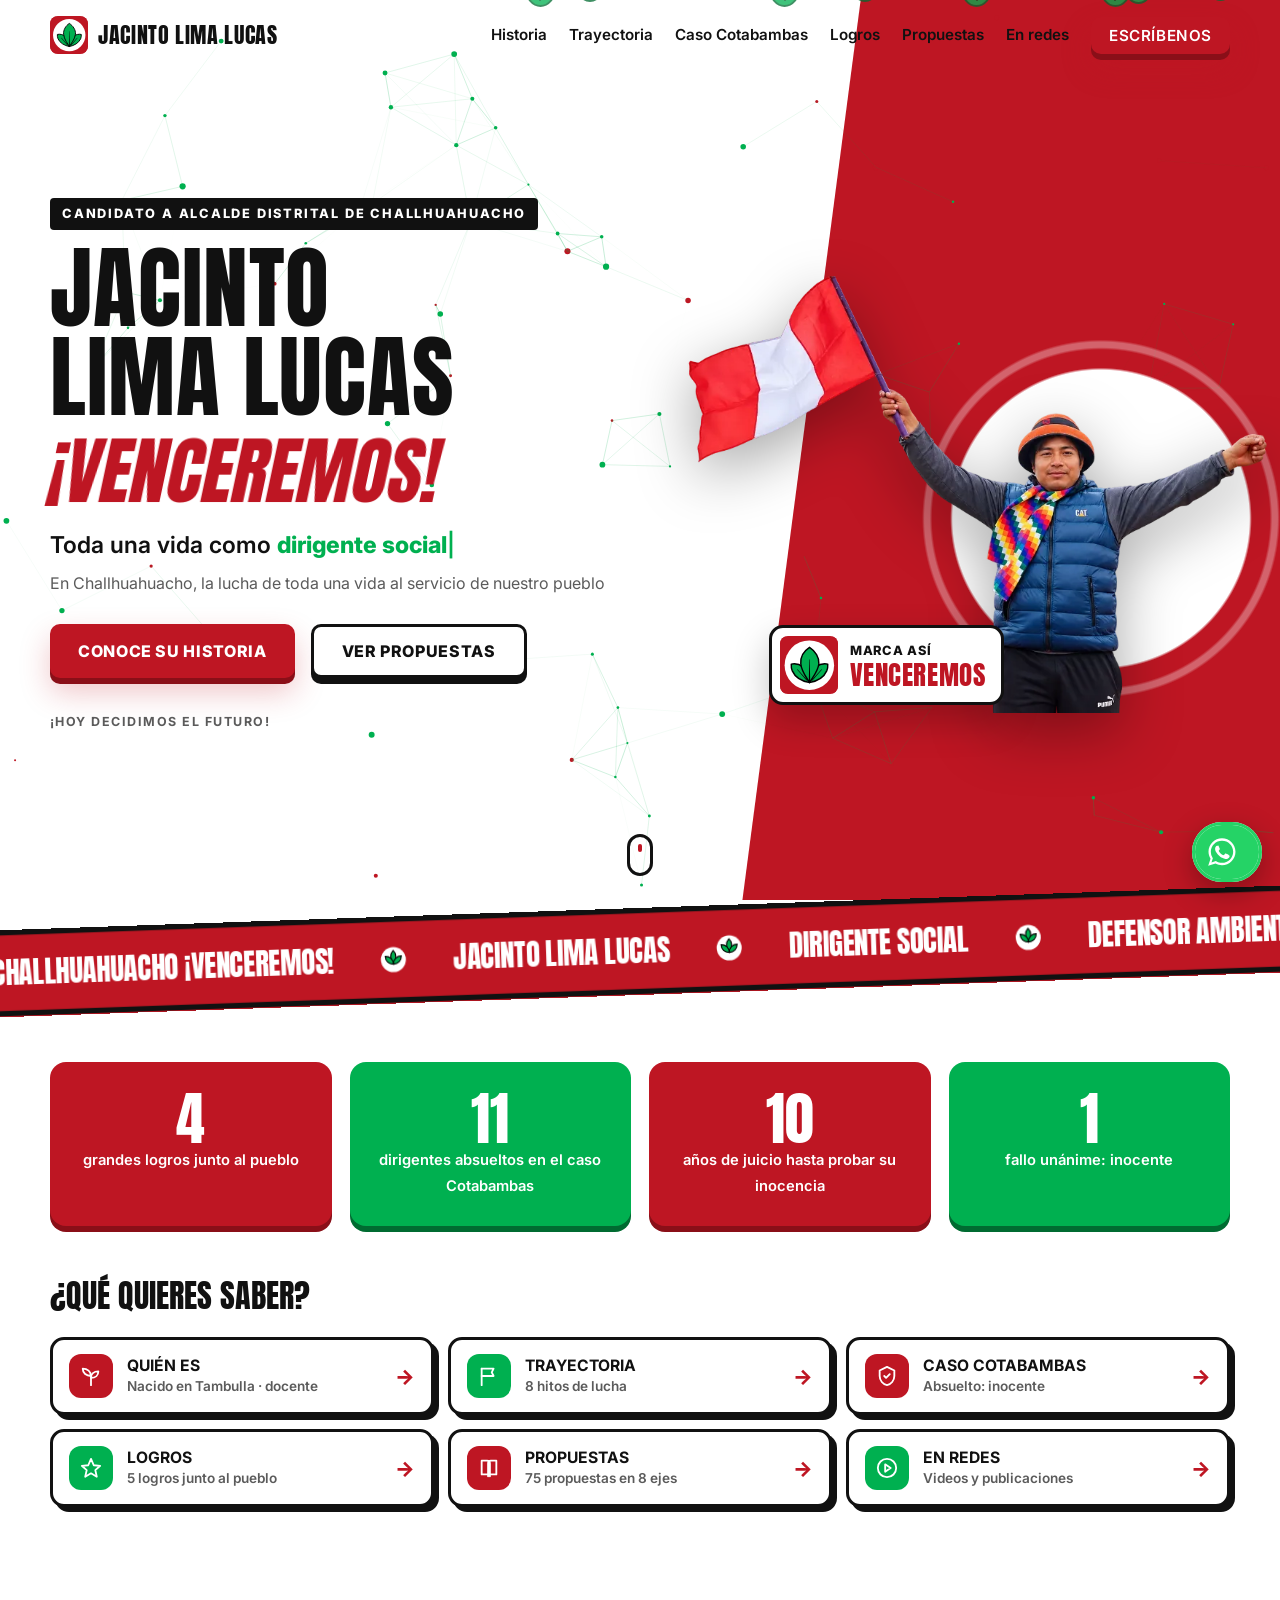
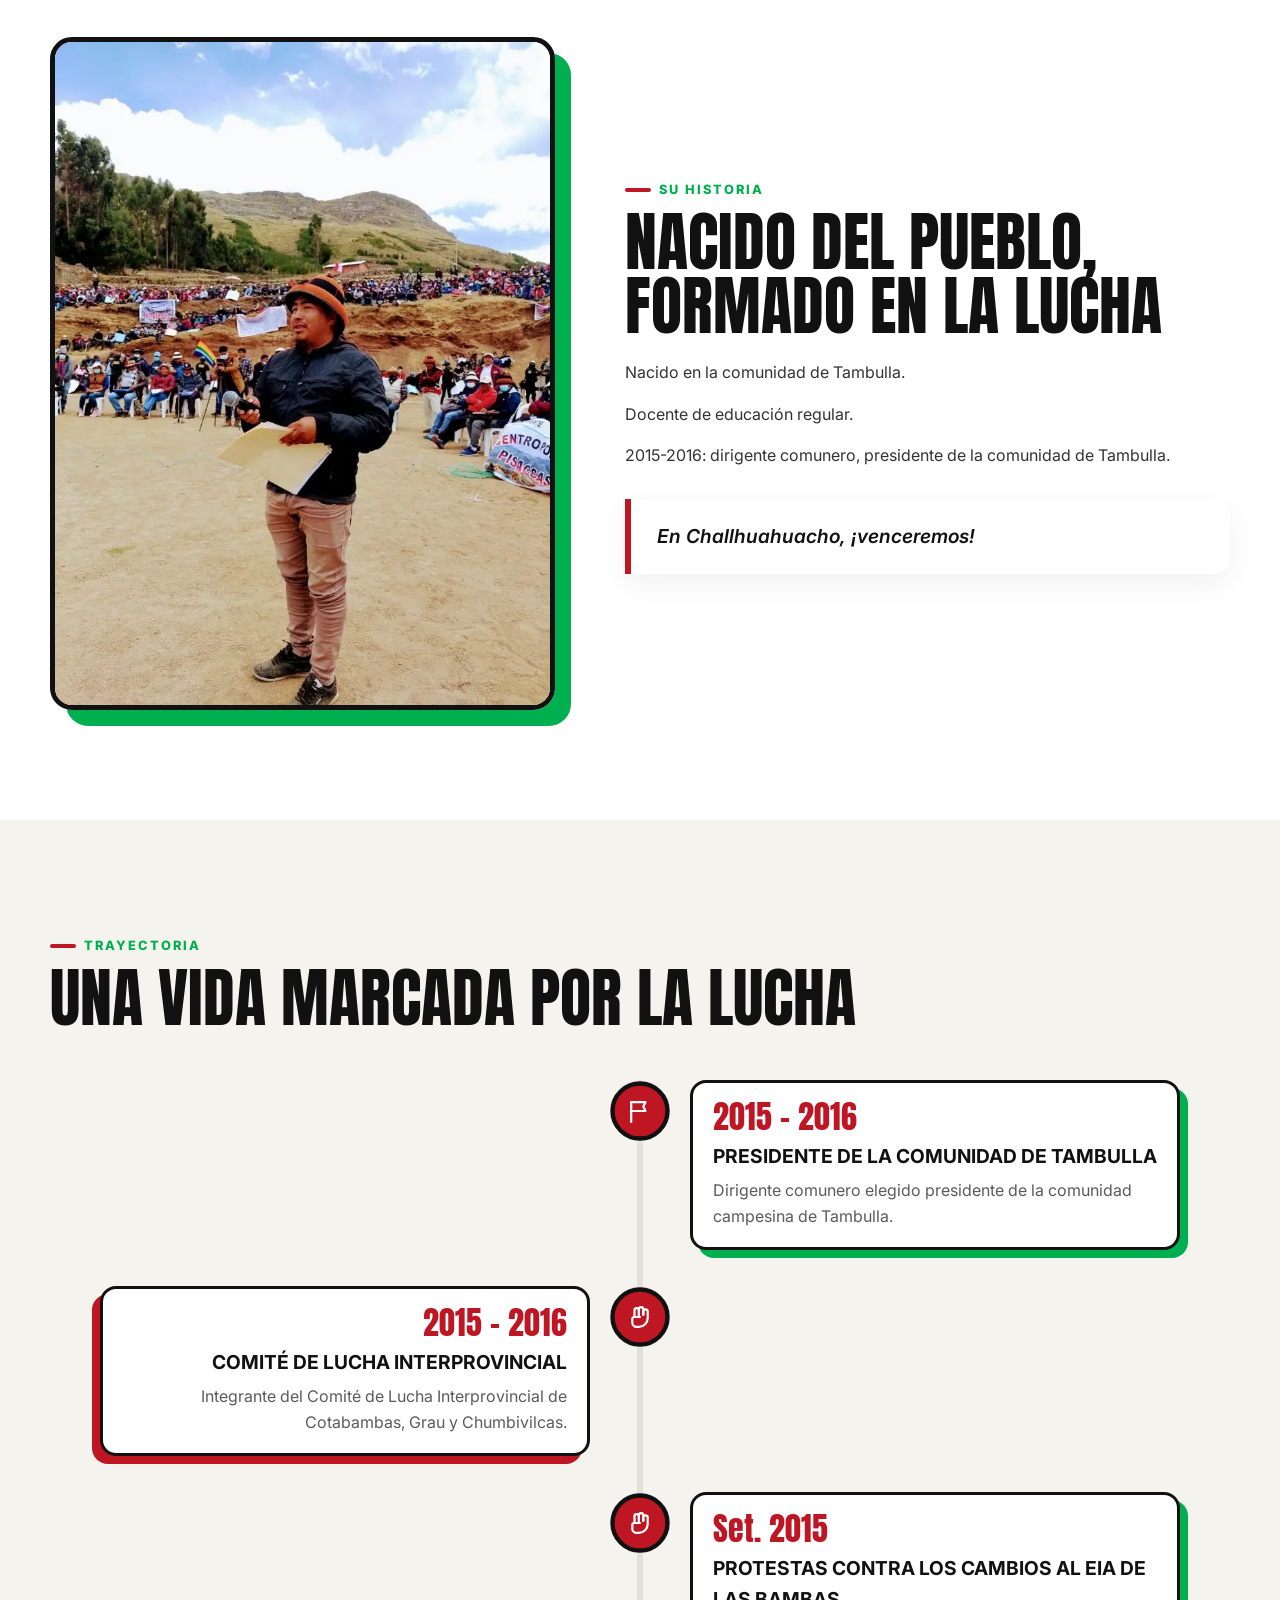
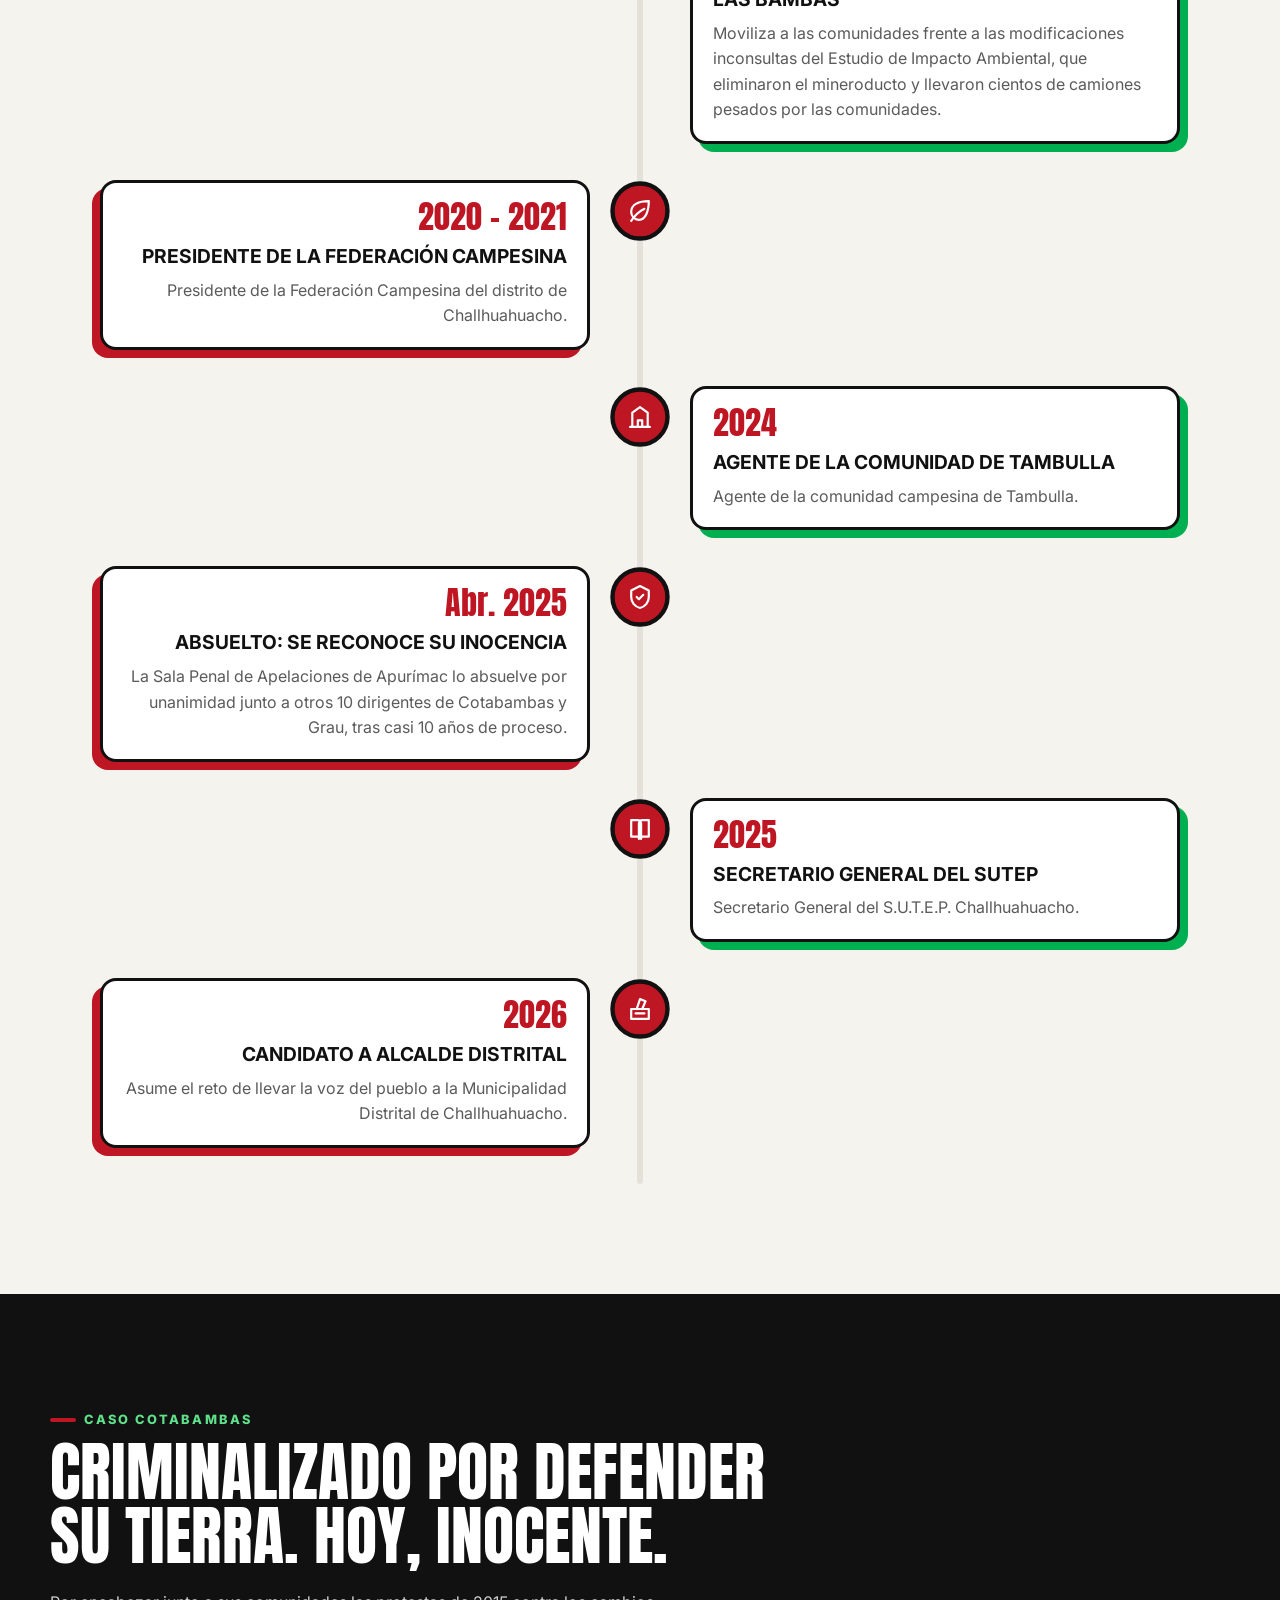
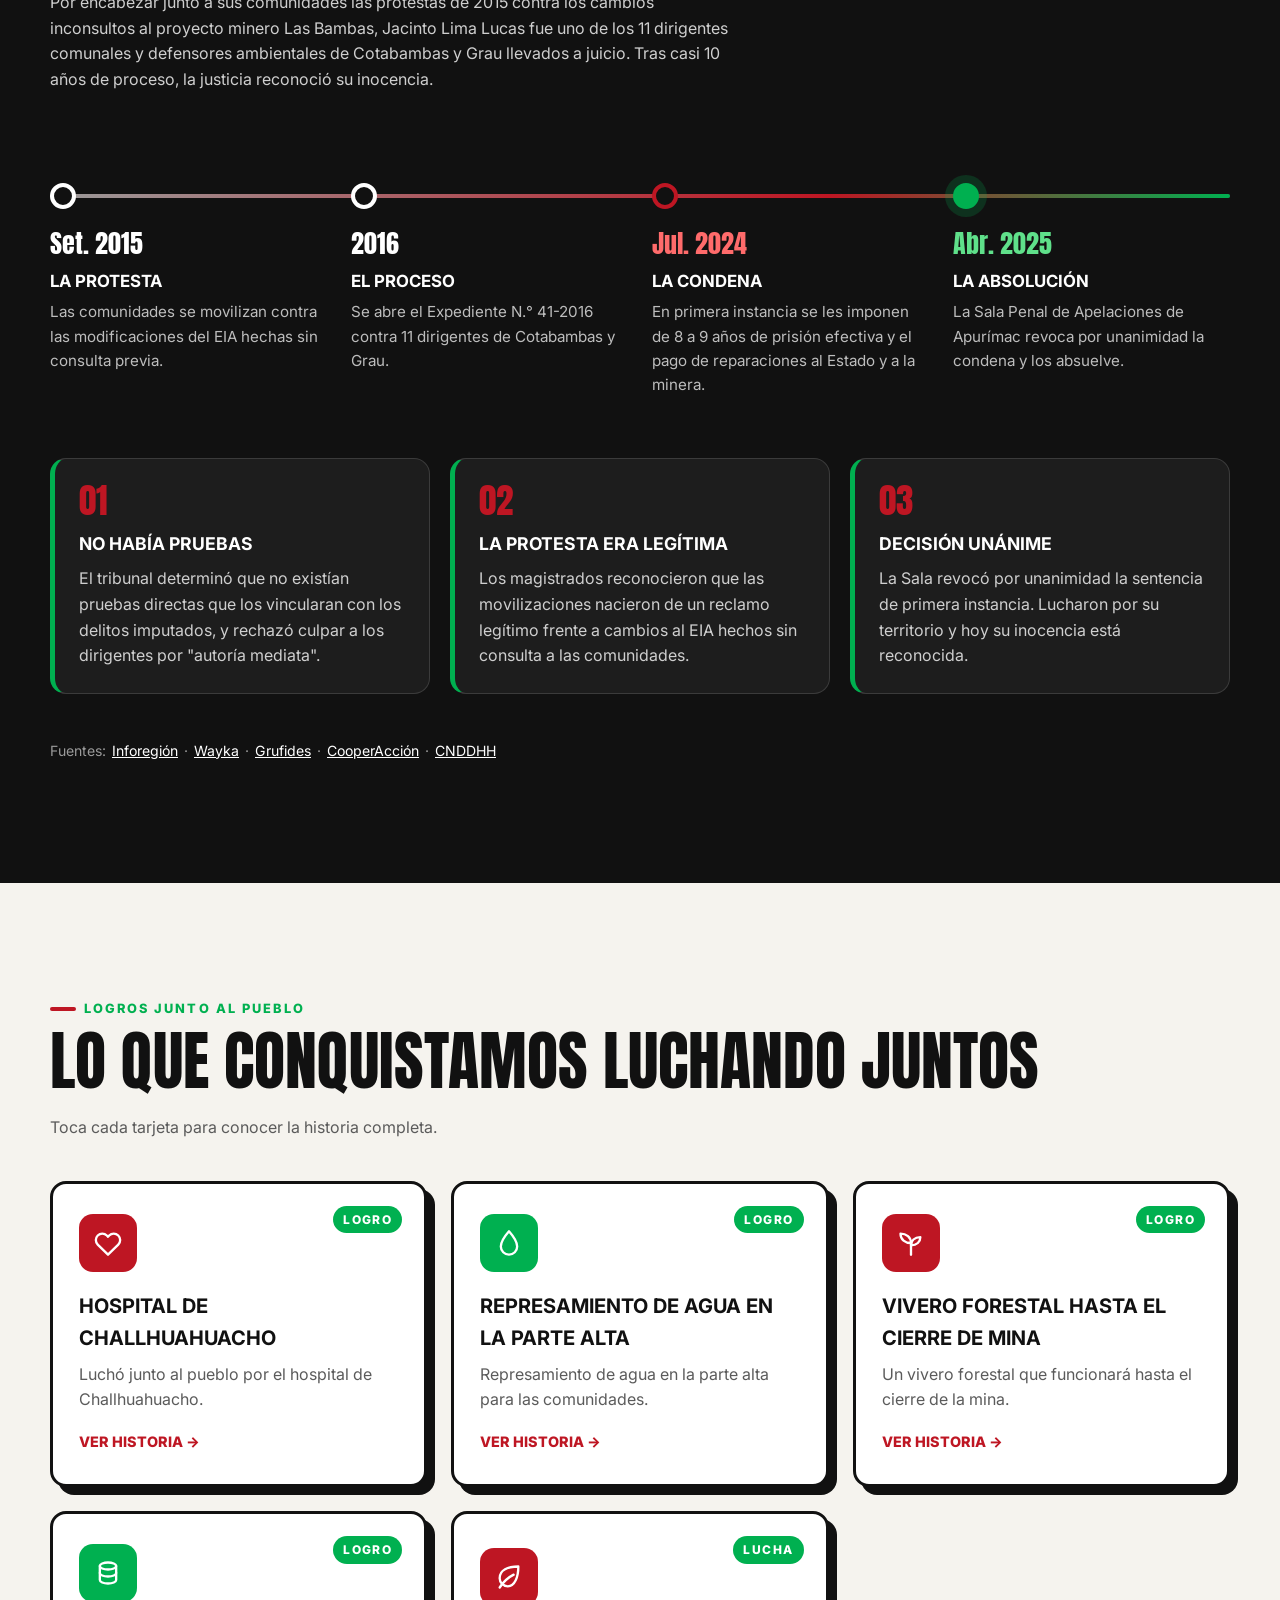
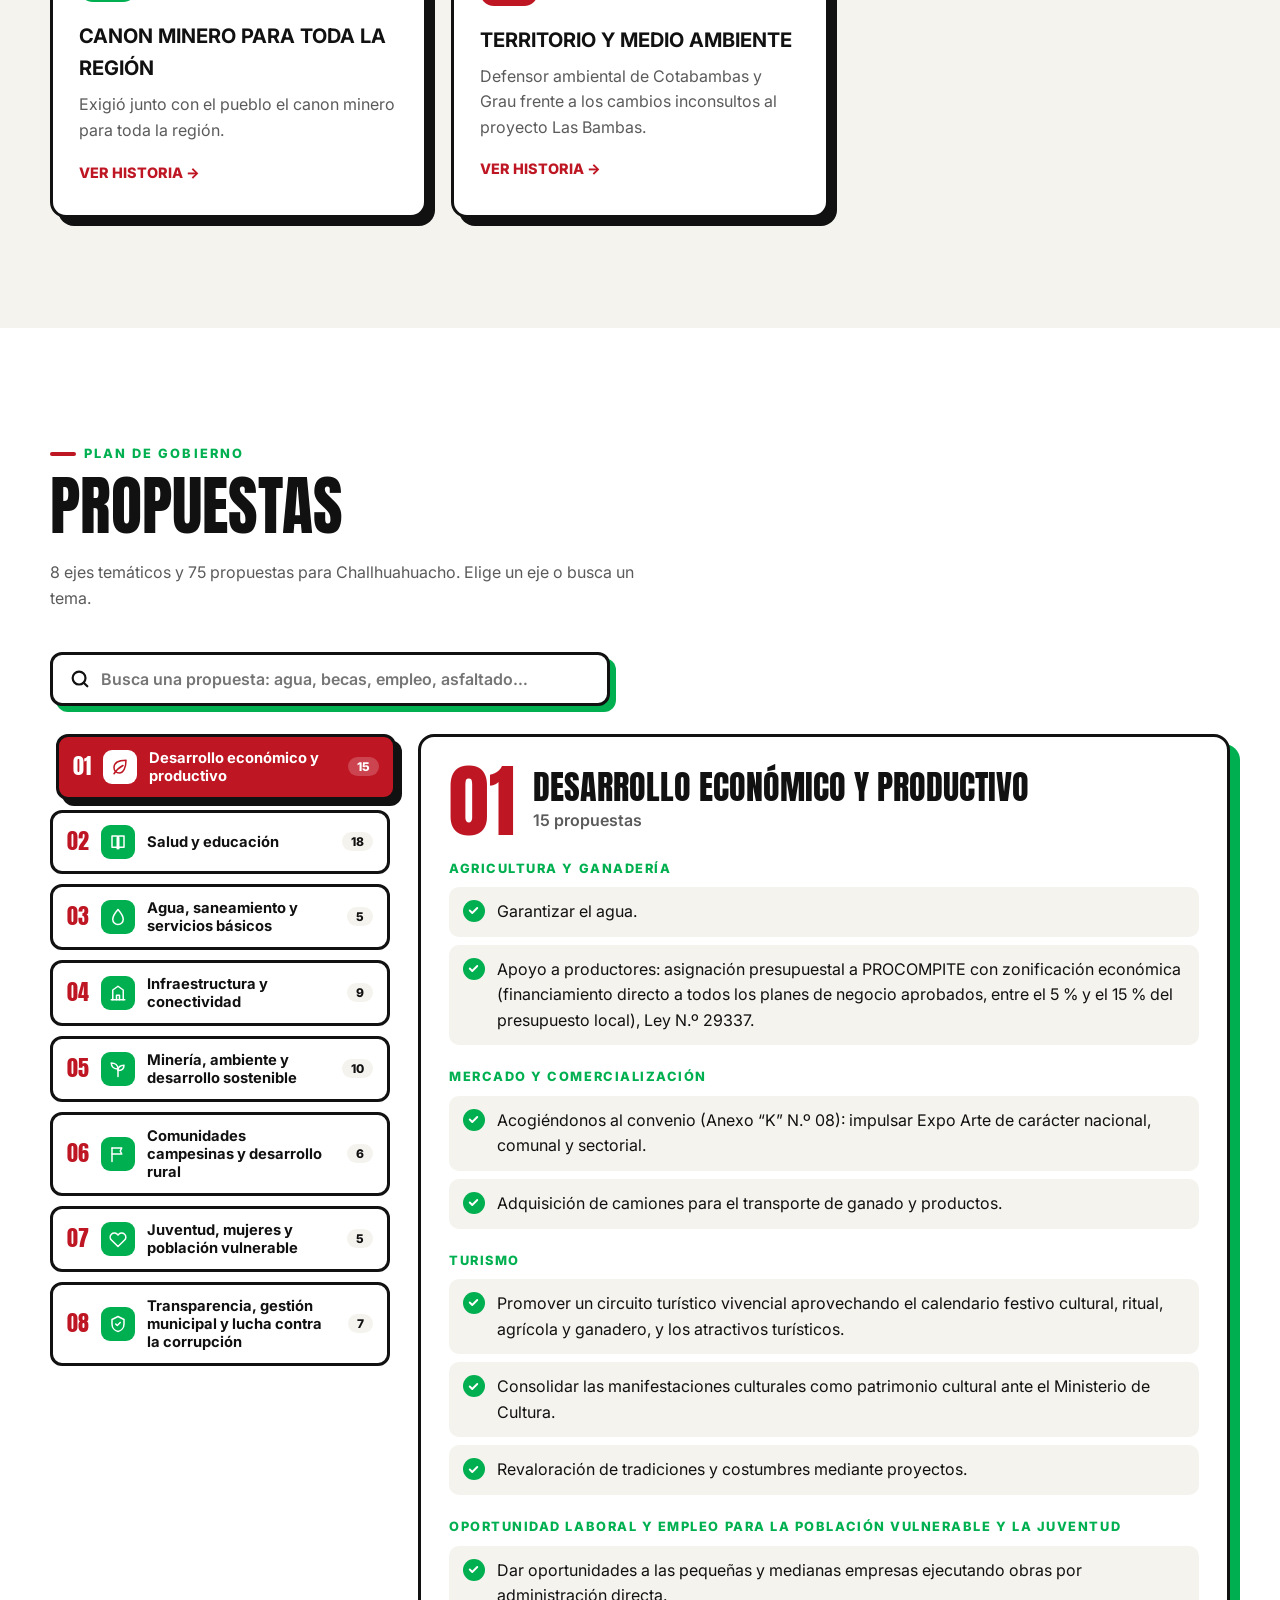
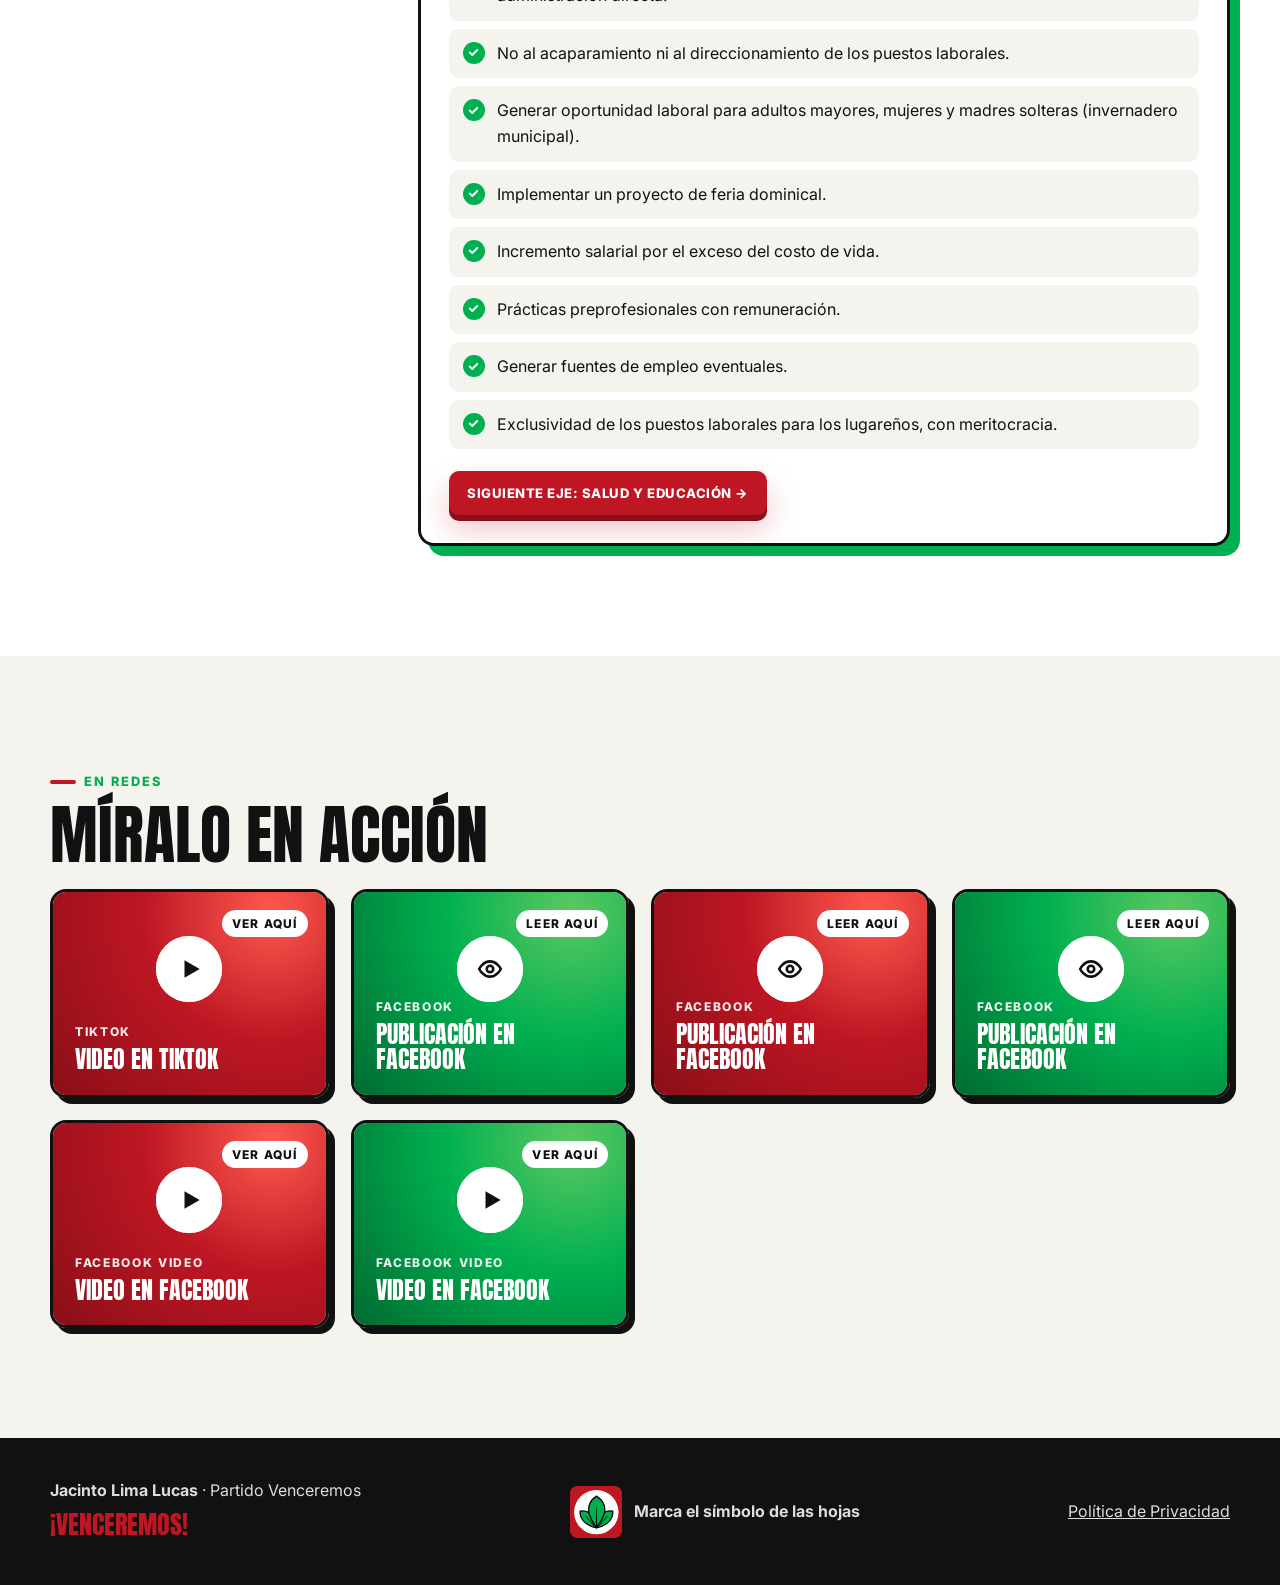
<file: index.html>
<!doctype html>
<html lang="es">
<head>
  <meta charset="utf-8">
  <meta name="viewport" content="width=device-width, initial-scale=1">
  <title>Jacinto Lima Lucas · ¡Venceremos!</title>
  <meta name="description" content="Jacinto Lima Lucas, candidato a alcalde distrital de Challhuahuacho: historia de vida y lucha social. ¡Venceremos!">
  <meta name="theme-color" content="#be1623">
  <!-- Vista previa al compartir en WhatsApp / Facebook -->
  <meta property="og:type" content="website">
  <meta property="og:title" content="Jacinto Lima Lucas · Alcalde de Challhuahuacho · ¡Venceremos!">
  <meta property="og:description" content="Dirigente comunero, docente y defensor ambiental. Conoce su historia, sus logros y sus 75 propuestas para Challhuahuacho.">
  <meta property="og:image" content="https://jacinto-lima.vercel.app/assets/img/og.jpg">
  <meta property="og:image:width" content="1200">
  <meta property="og:image:height" content="630">
  <meta property="og:locale" content="es_PE">
  <meta name="twitter:card" content="summary_large_image">
  <link rel="icon" href="data:image/svg+xml,%3Csvg xmlns='http://www.w3.org/2000/svg' viewBox='0 0 64 64'%3E%3Crect width='64' height='64' rx='12' fill='%23be1623'/%3E%3Ccircle cx='32' cy='32' r='24' fill='%23fff'/%3E%3Cpath d='M32 14c9 8 9 22 0 32-9-10-9-24 0-32z' fill='%2300b050' stroke='%23000' stroke-width='3'/%3E%3C/svg%3E">
  <link rel="preload" as="image" href="assets/img/jacinto.webp" imagesrcset="assets/img/jacinto-800.webp 800w, assets/img/jacinto.webp 1448w" imagesizes="(max-width: 900px) 92vw, 50vw" fetchpriority="high">
  <link rel="stylesheet" href="css/styles.css">
  <!-- Fuentes sin bloquear el dibujo de la página -->
  <link rel="preconnect" href="https://fonts.googleapis.com">
  <link rel="preconnect" href="https://fonts.gstatic.com" crossorigin>
  <link rel="stylesheet" href="https://fonts.googleapis.com/css2?family=Anton&family=Inter:wght@400..800&display=swap" media="print" onload="this.media='all'">
</head>
<body class="is-loading">

  <!-- Preloader -->
  <div class="preloader" id="preloader" aria-hidden="true">
    <div class="preloader__logo" data-emblem></div>
    <div class="preloader__name" data-fullname></div>
    <div class="preloader__bar"><span></span></div>
  </div>

  <div class="progress" id="progress"></div>
  <div class="cursor-glow" id="cursorGlow" aria-hidden="true"></div>

  <!-- Navegación -->
  <header class="nav" id="nav">
    <a href="#inicio" class="nav__logo"><span class="nav__emblem" data-emblem></span><span data-fullname></span></a>
    <button class="nav__toggle" id="navToggle" aria-label="Abrir menú" aria-expanded="false"><span></span><span></span><span></span></button>
    <nav class="nav__links" id="navLinks">
      <a href="#historia">Historia</a>
      <a href="#trayectoria">Trayectoria</a>
      <a href="#caso">Caso Cotabambas</a>
      <a href="#luchas">Logros</a>
      <a href="#propuestas">Propuestas</a>
      <a href="#redes">En redes</a>
      <a href="#" data-wa target="_blank" rel="noopener" class="btn btn--small magnetic">Escríbenos</a>
    </nav>
  </header>

  <main>
    <!-- HERO -->
    <section class="hero" id="inicio">
      <canvas id="particles" class="hero__canvas" aria-hidden="true"></canvas>
      <div class="hero__red" aria-hidden="true"></div>
      <div class="leaves-fall" id="leavesFall" aria-hidden="true"></div>
      <div class="hero__content">
        <p class="hero__kicker reveal" data-cargo></p>
        <h1 class="hero__title" id="heroTitle" aria-label=""></h1>
        <p class="grito reveal" data-grito></p>
        <p class="hero__typed reveal">Toda una vida como <span id="typed" class="typed"></span><span class="caret">|</span></p>
        <p class="hero__lema reveal" data-lema></p>
        <div class="hero__cta reveal">
          <a href="#historia" class="btn magnetic">Conoce su historia</a>
          <a href="#propuestas" class="btn btn--ghost magnetic">Ver propuestas</a>
        </div>
        <div class="countdown reveal" id="countdown" aria-live="polite"></div>
      </div>
      <div class="hero__portrait reveal" id="heroPortrait"></div>
      <a href="#cifras" class="scroll-hint" aria-label="Bajar"><span></span></a>
    </section>

    <!-- Marquesina -->
    <div class="marquee" aria-hidden="true"><div class="marquee__track" id="marquee"></div></div>

    <!-- CIFRAS + ACCESO RÁPIDO -->
    <section class="stats" id="cifras">
      <div class="container stats__grid" id="stats"></div>
      <nav class="container quick" aria-label="Acceso rápido">
        <h2 class="quick__title reveal">¿Qué quieres saber?</h2>
        <div class="quick__grid" id="quick"></div>
      </nav>
    </section>

    <!-- HISTORIA -->
    <section class="section historia" id="historia">
      <div class="container historia__grid">
        <div class="historia__media reveal-left">
          <div class="photo-frame tilt" id="bioPhoto"></div>
        </div>
        <div class="historia__text">
          <span class="eyebrow reveal">Su historia</span>
          <h2 class="section__title reveal" id="bioTitle"></h2>
          <div id="bioText"></div>
          <blockquote class="quote reveal" id="bioQuote"></blockquote>
        </div>
      </div>
    </section>

    <!-- TRAYECTORIA -->
    <section class="section trayectoria" id="trayectoria">
      <div class="container">
        <span class="eyebrow reveal">Trayectoria</span>
        <h2 class="section__title reveal">Una vida marcada por la lucha</h2>
        <div class="timeline" id="timeline">
          <div class="timeline__line"><span id="timelineFill"></span></div>
        </div>
      </div>
    </section>

    <!-- CASO COTABAMBAS -->
    <section class="section caso" id="caso">
      <div class="container">
        <div class="caso__head">
          <div>
            <span class="eyebrow reveal">Caso Cotabambas</span>
            <h2 class="section__title reveal" id="casoTitle"></h2>
            <p class="section__lead reveal" id="casoIntro"></p>
          </div>
          <div class="stamp" id="stamp" aria-hidden="true"><span>Inocente</span><small>Absuelto · Abril 2025</small></div>
        </div>
        <ol class="caso__steps" id="casoSteps"><li class="caso__rail" aria-hidden="true"><span id="casoRail"></span></li></ol>
        <div class="caso__claves" id="casoClaves"></div>
        <p class="caso__fuentes reveal" id="casoFuentes"></p>
      </div>
    </section>

    <!-- LUCHAS -->
    <section class="section luchas" id="luchas">
      <div class="container">
        <span class="eyebrow reveal">Logros junto al pueblo</span>
        <h2 class="section__title reveal">Lo que conquistamos luchando juntos</h2>
        <p class="section__lead reveal">Toca cada tarjeta para conocer la historia completa.</p>
        <div class="cards" id="luchasGrid"></div>
      </div>
    </section>

    <!-- PROPUESTAS -->
    <section class="section propuestas" id="propuestas">
      <div class="container">
        <span class="eyebrow reveal">Plan de gobierno</span>
        <h2 class="section__title reveal">Propuestas</h2>
        <p class="section__lead reveal" id="planLead"></p>
        <label class="plan__search reveal">
          <svg viewBox="0 0 24 24" aria-hidden="true"><circle cx="11" cy="11" r="7"/><path d="M20 20l-4-4"/></svg>
          <input type="search" id="planSearch" placeholder="Busca una propuesta: agua, becas, empleo, asfaltado…" autocomplete="off">
        </label>
        <div class="plan reveal">
          <div class="plan__ejes" id="planEjes" role="tablist" aria-label="Ejes temáticos"></div>
          <div class="plan__panel" id="planPanel" role="tabpanel" aria-live="polite"></div>
        </div>
      </div>
    </section>

    <!-- REDES -->
    <section class="section redes" id="redes">
      <div class="container">
        <span class="eyebrow reveal">En redes</span>
        <h2 class="section__title reveal">Míralo en acción</h2>
        <div class="social-grid" id="socialGrid"></div>
      </div>
    </section>

  </main>

  <footer class="footer">
    <div class="container footer__inner">
      <p><strong data-fullname></strong> · Partido <span data-partido></span><br><em class="footer__grito" data-grito></em></p>
      <p class="footer__vote"><span class="footer__emblem" data-vote></span> Marca el símbolo de las hojas</p>
      <p><a href="/privacidad">Política de Privacidad</a></p>
    </div>
  </footer>

  <!-- Reproductor de publicaciones y videos (sin salir de la página) -->
  <div class="media" id="media" role="dialog" aria-modal="true" aria-labelledby="mediaTitle" hidden>
    <div class="media__backdrop" data-mclose></div>
    <button class="media__nav media__nav--prev" id="mediaPrev" aria-label="Anterior">‹</button>
    <div class="media__panel">
      <div class="media__head">
        <span class="media__net" id="mediaNet"></span>
        <b class="media__title" id="mediaTitle"></b>
        <span class="media__count" id="mediaCount"></span>
        <button class="media__close" data-mclose aria-label="Cerrar">×</button>
      </div>
      <div class="media__frame" id="mediaFrame"></div>
      <a class="media__ext" id="mediaExt" target="_blank" rel="noopener"></a>
    </div>
    <button class="media__nav media__nav--next" id="mediaNext" aria-label="Siguiente">›</button>
  </div>

  <!-- Modal -->
  <div class="modal" id="modal" role="dialog" aria-modal="true" aria-labelledby="modalTitle" hidden>
    <div class="modal__backdrop" data-close></div>
    <div class="modal__panel">
      <button class="modal__close" data-close aria-label="Cerrar">×</button>
      <div class="modal__icon" id="modalIcon"></div>
      <h3 id="modalTitle"></h3>
      <p id="modalText"></p>
    </div>
  </div>

  <!-- Barra de navegación inferior (celular) -->
  <nav class="tabbar" id="tabbar" aria-label="Navegación rápida">
    <a href="#inicio" data-tab="inicio"><svg viewBox="0 0 24 24"><path d="M3 11l9-7 9 7"/><path d="M5 10v10h14V10"/></svg>Inicio</a>
    <a href="#historia" data-tab="historia"><svg viewBox="0 0 24 24"><circle cx="12" cy="8" r="4"/><path d="M4 21c1.5-4 4.5-6 8-6s6.5 2 8 6"/></svg>Quién es</a>
    <a href="#luchas" data-tab="luchas"><svg viewBox="0 0 24 24"><path d="M12 2l3 7 7 .6-5.3 4.7 1.6 7.2L12 17.8 5.7 21.5l1.6-7.2L2 9.6 9 9z"/></svg>Logros</a>
    <a href="#propuestas" data-tab="propuestas"><svg viewBox="0 0 24 24"><path d="M9 4h10v16H5V8z"/><path d="M9 4v4H5"/><path d="M9 13l2 2 4-4"/></svg>Propuestas</a>
    <a href="#" data-wa target="_blank" rel="noopener" class="tabbar__wa"><svg viewBox="0 0 32 32"><path d="M16 3C9 3 3.3 8.6 3.3 15.6c0 2.4.7 4.7 1.9 6.7L3 29l6.9-2.2c1.9 1 4 1.6 6.1 1.6 7 0 12.7-5.7 12.7-12.7S23 3 16 3z"/></svg>WhatsApp</a>
  </nav>

  <script src="js/data.js" defer></script>
  <script src="js/main.js" defer></script>
</body>
</html>
</file>
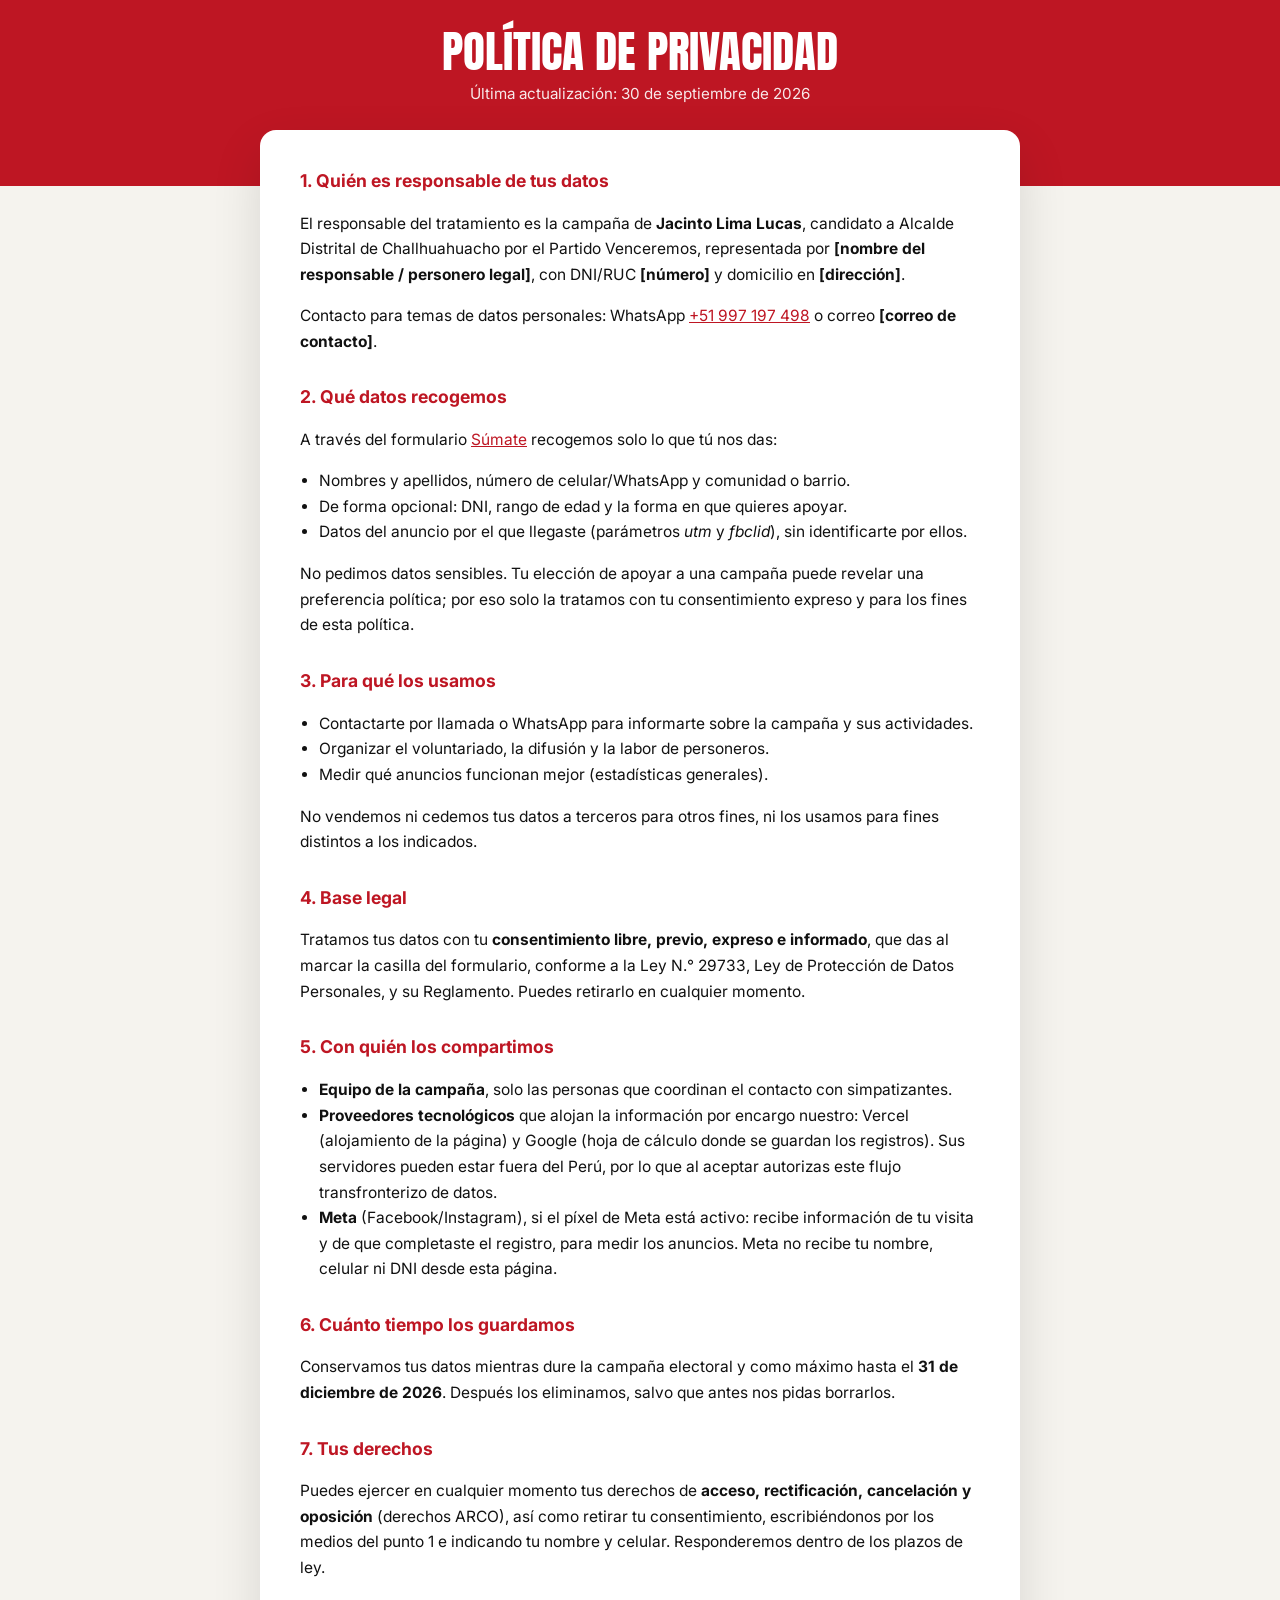
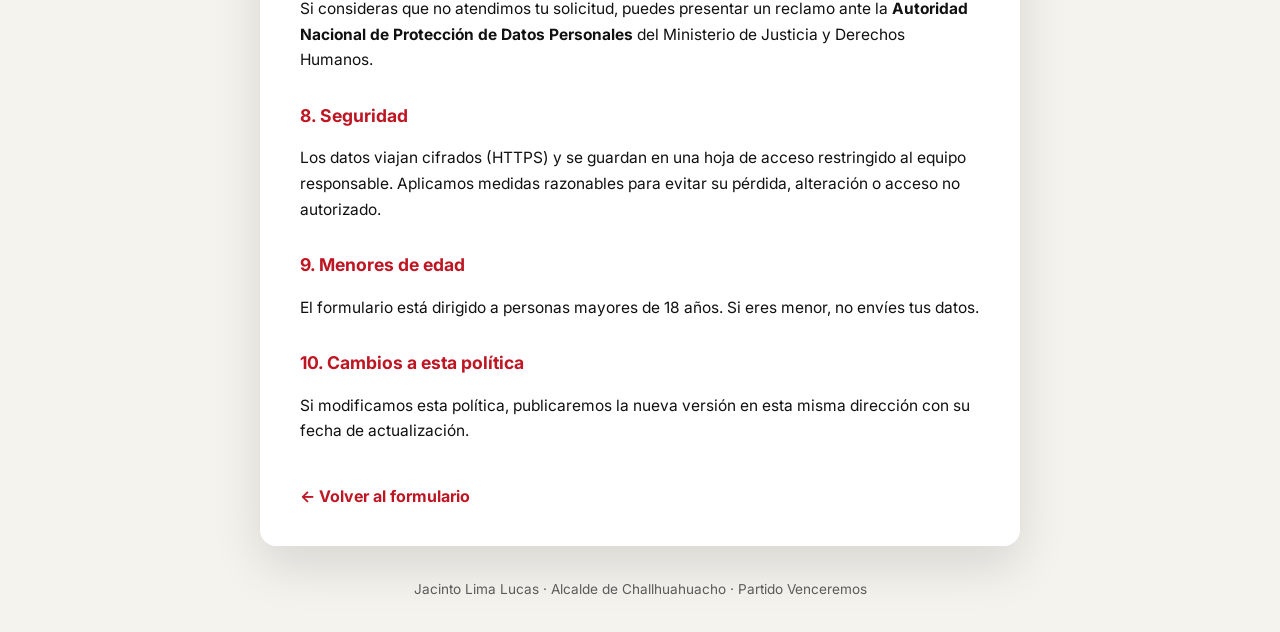
<file: privacidad/index.html>
<!doctype html>
<html lang="es">
<head>
  <meta charset="utf-8">
  <meta name="viewport" content="width=device-width, initial-scale=1">
  <title>Política de Privacidad · Jacinto Lima Lucas</title>
  <meta name="description" content="Cómo la campaña de Jacinto Lima Lucas trata los datos personales recogidos en el formulario Súmate, conforme a la Ley N.° 29733.">
  <meta name="theme-color" content="#be1623">
  <link rel="canonical" href="https://jacinto-lima.vercel.app/privacidad">
  <link rel="icon" href="data:image/svg+xml,%3Csvg xmlns='http://www.w3.org/2000/svg' viewBox='0 0 64 64'%3E%3Crect width='64' height='64' rx='12' fill='%23be1623'/%3E%3Ccircle cx='32' cy='32' r='24' fill='%23fff'/%3E%3Cpath d='M32 14c9 8 9 22 0 32-9-10-9-24 0-32z' fill='%2300b050' stroke='%23000' stroke-width='3'/%3E%3C/svg%3E">
  <link rel="preconnect" href="https://fonts.googleapis.com">
  <link rel="preconnect" href="https://fonts.gstatic.com" crossorigin>
  <link rel="stylesheet" href="https://fonts.googleapis.com/css2?family=Anton&family=Inter:wght@400..800&display=swap" media="print" onload="this.media='all'">
  <style>
    :root { --primary: #be1623; --dark: #111; --paper: #fff; --cream: #f5f3ee; --muted: #5b5b5b; --line: #e4e1da; --display: "Anton", "Arial Narrow", Impact, sans-serif; }
    *, *::before, *::after { box-sizing: border-box; }
    body { margin: 0; font-family: "Inter", system-ui, sans-serif; background: var(--cream); color: var(--dark); line-height: 1.65; }
    .top { background: var(--primary); color: #fff; padding: 28px 16px 80px; text-align: center; }
    .top h1 { font-family: var(--display); font-weight: 400; text-transform: uppercase; font-size: clamp(1.9rem, 7vw, 2.8rem); line-height: 1.05; margin: 0 0 6px; }
    .top p { margin: 0; opacity: .9; font-size: .95rem; }
    .card { width: min(760px, 100% - 32px); margin: -56px auto 32px; background: var(--paper); border-radius: 16px; box-shadow: 0 20px 50px #0000001f; padding: 24px 20px; }
    @media (min-width: 600px) { .card { padding: 36px 40px; } }
    h2 { font-size: 1.1rem; margin: 28px 0 8px; color: var(--primary); }
    h2:first-child { margin-top: 0; }
    p, li { font-size: .97rem; }
    ul { padding-left: 1.2rem; }
    a { color: var(--primary); }
    .back { display: inline-block; margin-top: 24px; font-weight: 700; text-decoration: none; }
    footer { text-align: center; font-size: .85rem; color: var(--muted); padding: 0 16px 32px; }
  </style>
</head>
<body>
  <header class="top">
    <h1>Política de Privacidad</h1>
    <p>Última actualización: 30 de septiembre de 2026</p>
  </header>

  <main class="card">
    <h2>1. Quién es responsable de tus datos</h2>
    <p>El responsable del tratamiento es la campaña de <strong>Jacinto Lima Lucas</strong>, candidato a Alcalde Distrital de Challhuahuacho por el Partido Venceremos,
      representada por <strong>[nombre del responsable / personero legal]</strong>, con DNI/RUC <strong>[número]</strong> y domicilio en <strong>[dirección]</strong>.</p>
    <p>Contacto para temas de datos personales: WhatsApp <a href="https://wa.me/51997197498">+51 997 197 498</a> o correo <strong>[correo de contacto]</strong>.</p>

    <h2>2. Qué datos recogemos</h2>
    <p>A través del formulario <a href="/unete">Súmate</a> recogemos solo lo que tú nos das:</p>
    <ul>
      <li>Nombres y apellidos, número de celular/WhatsApp y comunidad o barrio.</li>
      <li>De forma opcional: DNI, rango de edad y la forma en que quieres apoyar.</li>
      <li>Datos del anuncio por el que llegaste (parámetros <em>utm</em> y <em>fbclid</em>), sin identificarte por ellos.</li>
    </ul>
    <p>No pedimos datos sensibles. Tu elección de apoyar a una campaña puede revelar una preferencia política; por eso solo la tratamos con tu consentimiento expreso y para los fines de esta política.</p>

    <h2>3. Para qué los usamos</h2>
    <ul>
      <li>Contactarte por llamada o WhatsApp para informarte sobre la campaña y sus actividades.</li>
      <li>Organizar el voluntariado, la difusión y la labor de personeros.</li>
      <li>Medir qué anuncios funcionan mejor (estadísticas generales).</li>
    </ul>
    <p>No vendemos ni cedemos tus datos a terceros para otros fines, ni los usamos para fines distintos a los indicados.</p>

    <h2>4. Base legal</h2>
    <p>Tratamos tus datos con tu <strong>consentimiento libre, previo, expreso e informado</strong>, que das al marcar la casilla del formulario,
      conforme a la Ley N.° 29733, Ley de Protección de Datos Personales, y su Reglamento. Puedes retirarlo en cualquier momento.</p>

    <h2>5. Con quién los compartimos</h2>
    <ul>
      <li><strong>Equipo de la campaña</strong>, solo las personas que coordinan el contacto con simpatizantes.</li>
      <li><strong>Proveedores tecnológicos</strong> que alojan la información por encargo nuestro: Vercel (alojamiento de la página) y Google (hoja de cálculo donde se guardan los registros).
        Sus servidores pueden estar fuera del Perú, por lo que al aceptar autorizas este flujo transfronterizo de datos.</li>
      <li><strong>Meta</strong> (Facebook/Instagram), si el píxel de Meta está activo: recibe información de tu visita y de que completaste el registro, para medir los anuncios. Meta no recibe tu nombre, celular ni DNI desde esta página.</li>
    </ul>

    <h2>6. Cuánto tiempo los guardamos</h2>
    <p>Conservamos tus datos mientras dure la campaña electoral y como máximo hasta el <strong>31 de diciembre de 2026</strong>. Después los eliminamos, salvo que antes nos pidas borrarlos.</p>

    <h2>7. Tus derechos</h2>
    <p>Puedes ejercer en cualquier momento tus derechos de <strong>acceso, rectificación, cancelación y oposición</strong> (derechos ARCO), así como retirar tu consentimiento,
      escribiéndonos por los medios del punto 1 e indicando tu nombre y celular. Responderemos dentro de los plazos de ley.</p>
    <p>Si consideras que no atendimos tu solicitud, puedes presentar un reclamo ante la <strong>Autoridad Nacional de Protección de Datos Personales</strong> del Ministerio de Justicia y Derechos Humanos.</p>

    <h2>8. Seguridad</h2>
    <p>Los datos viajan cifrados (HTTPS) y se guardan en una hoja de acceso restringido al equipo responsable. Aplicamos medidas razonables para evitar su pérdida, alteración o acceso no autorizado.</p>

    <h2>9. Menores de edad</h2>
    <p>El formulario está dirigido a personas mayores de 18 años. Si eres menor, no envíes tus datos.</p>

    <h2>10. Cambios a esta política</h2>
    <p>Si modificamos esta política, publicaremos la nueva versión en esta misma dirección con su fecha de actualización.</p>

    <a class="back" href="/unete">← Volver al formulario</a>
  </main>

  <footer>Jacinto Lima Lucas · Alcalde de Challhuahuacho · Partido Venceremos</footer>
</body>
</html>
</file>
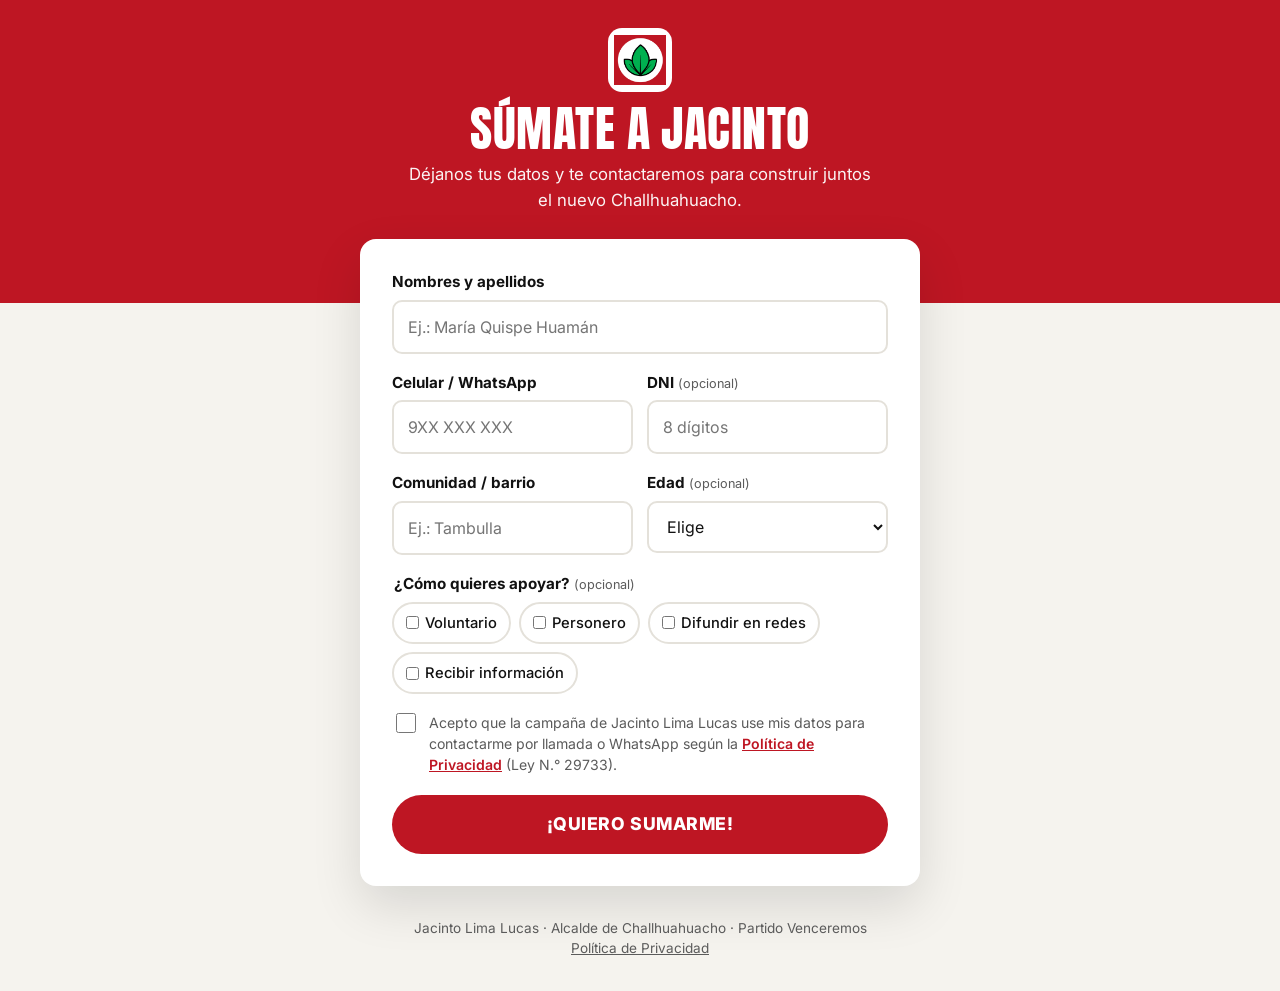
<file: unete/index.html>
<!doctype html>
<html lang="es">
<head>
  <meta charset="utf-8">
  <meta name="viewport" content="width=device-width, initial-scale=1">
  <title>Súmate · Jacinto Lima Lucas · ¡Venceremos!</title>
  <meta name="description" content="Déjanos tus datos y súmate a la campaña de Jacinto Lima Lucas en Challhuahuacho. ¡Venceremos!">
  <meta name="theme-color" content="#be1623">
  <link rel="canonical" href="https://jacinto-lima.vercel.app/unete">
  <!-- Vista previa al compartir / anuncios de Meta -->
  <meta property="og:type" content="website">
  <meta property="og:url" content="https://jacinto-lima.vercel.app/unete">
  <meta property="og:title" content="Súmate a la campaña de Jacinto Lima Lucas · ¡Venceremos!">
  <meta property="og:description" content="Déjanos tus datos y te contactamos para sumarte en Challhuahuacho.">
  <meta property="og:image" content="https://jacinto-lima.vercel.app/assets/img/og.jpg">
  <meta property="og:image:width" content="1200">
  <meta property="og:image:height" content="630">
  <meta property="og:locale" content="es_PE">
  <meta name="twitter:card" content="summary_large_image">
  <link rel="icon" href="data:image/svg+xml,%3Csvg xmlns='http://www.w3.org/2000/svg' viewBox='0 0 64 64'%3E%3Crect width='64' height='64' rx='12' fill='%23be1623'/%3E%3Ccircle cx='32' cy='32' r='24' fill='%23fff'/%3E%3Cpath d='M32 14c9 8 9 22 0 32-9-10-9-24 0-32z' fill='%2300b050' stroke='%23000' stroke-width='3'/%3E%3C/svg%3E">
  <link rel="preconnect" href="https://fonts.googleapis.com">
  <link rel="preconnect" href="https://fonts.gstatic.com" crossorigin>
  <link rel="stylesheet" href="https://fonts.googleapis.com/css2?family=Anton&family=Inter:wght@400..800&display=swap" media="print" onload="this.media='all'">
  <style>
    :root {
      --primary: #be1623; --primary-dark: #8a0f18; --secondary: #00b050;
      --dark: #111; --paper: #fff; --cream: #f5f3ee; --muted: #5b5b5b; --line: #e4e1da;
      --error: #b00020; --radius: 16px;
      --display: "Anton", "Arial Narrow", Impact, sans-serif;
    }
    *, *::before, *::after { box-sizing: border-box; }
    body { margin: 0; font-family: "Inter", system-ui, sans-serif; background: var(--cream); color: var(--dark); line-height: 1.5; }
    a { color: inherit; }

    .top { background: var(--primary); color: #fff; padding: 28px 16px 90px; text-align: center; }
    .top__logo { width: 64px; height: 64px; margin: 0 auto 12px; background: #fff; border-radius: 14px; padding: 6px; }
    .top__logo img { width: 100%; height: 100%; object-fit: contain; display: block; }
    .top h1 { font-family: var(--display); font-weight: 400; text-transform: uppercase; font-size: clamp(2rem, 8vw, 3rem); line-height: 1.05; margin: 0 0 8px; letter-spacing: .01em; }
    .top p { margin: 0 auto; max-width: 30rem; font-size: 1.05rem; opacity: .95; }

    .card { width: min(560px, 100% - 32px); margin: -64px auto 32px; background: var(--paper); border-radius: var(--radius); box-shadow: 0 20px 50px #0000001f; padding: 24px 20px; }
    @media (min-width: 600px) { .card { padding: 32px; } }

    .field { margin-bottom: 18px; }
    .field label, .field legend { display: block; font-weight: 700; margin-bottom: 6px; font-size: .95rem; }
    .field small.opt { font-weight: 400; color: var(--muted); }
    .field input, .field select {
      width: 100%; font: inherit; font-size: 1rem; padding: 13px 14px;
      border: 2px solid var(--line); border-radius: 10px; background: #fff; color: var(--dark);
      transition: border-color .2s;
    }
    .field input:focus, .field select:focus { outline: none; border-color: var(--primary); }
    .field.invalid input, .field.invalid select { border-color: var(--error); }
    .field .err { display: none; color: var(--error); font-size: .85rem; margin-top: 4px; }
    .field.invalid .err { display: block; }
    .row { display: grid; gap: 0 14px; }
    @media (min-width: 520px) { .row { grid-template-columns: 1fr 1fr; } }

    fieldset.field { border: 0; padding: 0; margin: 0 0 18px; }
    .chips { display: flex; flex-wrap: wrap; gap: 8px; }
    .chips label { display: inline-flex; align-items: center; gap: 6px; font-weight: 500; margin: 0; padding: 8px 12px; border: 2px solid var(--line); border-radius: 999px; cursor: pointer; font-size: .92rem; white-space: nowrap; }
    .chips input { accent-color: var(--primary); margin: 0; }
    .chips label:has(input:checked) { border-color: var(--primary); background: #be16230d; }

    .consent { display: flex; gap: 10px; align-items: flex-start; font-size: .88rem; color: var(--muted); margin: 6px 0 20px; }
    .consent input { width: 20px; height: 20px; flex: none; margin-top: 1px; accent-color: var(--primary); }
    .consent.invalid { color: var(--error); }
    .consent a { color: var(--primary); font-weight: 600; }

    .btn { display: block; width: 100%; border: 0; border-radius: 999px; background: var(--primary); color: #fff; font: inherit; font-weight: 800; font-size: 1.1rem; padding: 16px; cursor: pointer; text-transform: uppercase; letter-spacing: .03em; text-align: center; text-decoration: none; }
    .btn:hover { background: var(--primary-dark); }
    .btn[disabled] { opacity: .6; cursor: wait; }
    .btn--wa { background: #1faa53; margin-top: 12px; }
    .btn--wa:hover { background: #178a43; }
    .hp { position: absolute; left: -9999px; width: 1px; height: 1px; overflow: hidden; }
    .msg { margin-top: 14px; font-size: .92rem; color: var(--error); text-align: center; }

    .done { text-align: center; }
    .done__icon { width: 72px; height: 72px; border-radius: 50%; background: var(--secondary); color: #fff; display: grid; place-items: center; margin: 0 auto 14px; font-size: 2.2rem; }
    .done h2 { font-family: var(--display); font-weight: 400; text-transform: uppercase; font-size: 2rem; margin: 0 0 6px; }
    .done p { color: var(--muted); margin: 0 0 18px; }
    .grito { font-style: italic; font-weight: 800; color: var(--primary); font-size: 1.3rem; }

    footer { text-align: center; font-size: .85rem; color: var(--muted); padding: 0 16px 32px; }
    [hidden] { display: none !important; }
  </style>
</head>
<body>
  <header class="top">
    <div class="top__logo"><img src="../assets/img/simbolo.png" alt="Símbolo del partido Venceremos" width="52" height="52"></div>
    <h1>Súmate a Jacinto</h1>
    <p>Déjanos tus datos y te contactaremos para construir juntos el nuevo Challhuahuacho.</p>
  </header>

  <main class="card">
    <form id="form" novalidate>
      <div class="field">
        <label for="nombre">Nombres y apellidos</label>
        <input id="nombre" name="nombre" autocomplete="name" required minlength="3" maxlength="80" placeholder="Ej.: María Quispe Huamán">
        <div class="err">Escribe tu nombre completo.</div>
      </div>

      <div class="row">
        <div class="field">
          <label for="celular">Celular / WhatsApp</label>
          <input id="celular" name="celular" type="tel" inputmode="numeric" autocomplete="tel-national" required pattern="9\d{8}" maxlength="9" placeholder="9XX XXX XXX">
          <div class="err">Debe tener 9 dígitos y empezar con 9.</div>
        </div>
        <div class="field">
          <label for="dni">DNI <small class="opt">(opcional)</small></label>
          <input id="dni" name="dni" inputmode="numeric" pattern="\d{8}" maxlength="8" placeholder="8 dígitos">
          <div class="err">El DNI tiene 8 dígitos.</div>
        </div>
      </div>

      <div class="row">
        <div class="field">
          <label for="comunidad">Comunidad / barrio</label>
          <input id="comunidad" name="comunidad" required maxlength="80" placeholder="Ej.: Tambulla">
          <div class="err">Indica tu comunidad o barrio.</div>
        </div>
        <div class="field">
          <label for="edad">Edad <small class="opt">(opcional)</small></label>
          <select id="edad" name="edad">
            <option value="">Elige</option>
            <option>18 – 25</option>
            <option>26 – 35</option>
            <option>36 – 50</option>
            <option>51 – 65</option>
            <option>Más de 65</option>
          </select>
        </div>
      </div>

      <fieldset class="field">
        <legend>¿Cómo quieres apoyar? <small class="opt">(opcional)</small></legend>
        <div class="chips">
          <label><input type="checkbox" name="apoyo" value="Voluntario"> Voluntario</label>
          <label><input type="checkbox" name="apoyo" value="Personero"> Personero</label>
          <label><input type="checkbox" name="apoyo" value="Difusión en redes"> Difundir en redes</label>
          <label><input type="checkbox" name="apoyo" value="Recibir información"> Recibir información</label>
        </div>
      </fieldset>

      <!-- Trampa anti-spam: las personas no la ven -->
      <div class="hp" aria-hidden="true"><label>No llenar <input name="empresa" tabindex="-1" autocomplete="off"></label></div>

      <label class="consent" id="consentWrap">
        <input type="checkbox" id="consent" name="consentimiento" required>
        <span>Acepto que la campaña de Jacinto Lima Lucas use mis datos para contactarme por llamada o WhatsApp según la <a href="/privacidad" target="_blank" rel="noopener">Política de Privacidad</a> (Ley N.° 29733).</span>
      </label>

      <button class="btn" id="send" type="submit">¡Quiero sumarme!</button>
      <p class="msg" id="msg" role="alert" hidden></p>
      <a class="btn btn--wa" id="waFallback" target="_blank" rel="noopener" hidden>Enviar por WhatsApp</a>
    </form>

    <div class="done" id="done" hidden>
      <div class="done__icon" aria-hidden="true">✓</div>
      <h2>¡Gracias, <span id="doneName"></span>!</h2>
      <p>Ya eres parte del equipo. Pronto te escribiremos.</p>
      <p class="grito">¡Venceremos!</p>
      <a class="btn" href="../">Conoce a Jacinto</a>
    </div>
  </main>

  <footer>Jacinto Lima Lucas · Alcalde de Challhuahuacho · Partido Venceremos<br><a href="/privacidad">Política de Privacidad</a></footer>

  <script>
    /* ===== Configuración ===== */
    // ID del Píxel de Meta (Administrador de eventos). Vacío = sin píxel.
    const META_PIXEL_ID = "";
    // WhatsApp de respaldo si el registro no se puede guardar
    const WHATSAPP = "51997197498";

    /* ===== Píxel de Meta: PageView al entrar, Lead al registrarse ===== */
    if (META_PIXEL_ID) {
      !function(f,b,e,v,n,t,s){if(f.fbq)return;n=f.fbq=function(){n.callMethod?n.callMethod.apply(n,arguments):n.queue.push(arguments)};if(!f._fbq)f._fbq=n;n.push=n;n.loaded=!0;n.version='2.0';n.queue=[];t=b.createElement(e);t.async=!0;t.src=v;s=b.getElementsByTagName(e)[0];s.parentNode.insertBefore(t,s)}(window,document,'script','https://connect.facebook.net/en_US/fbevents.js');
      fbq("init", META_PIXEL_ID);
      fbq("track", "PageView");
    }

    const $ = (s) => document.querySelector(s);
    const form = $("#form"), send = $("#send"), msg = $("#msg"), wa = $("#waFallback");

    // Origen del visitante (parámetros UTM y fbclid que agrega Meta Ads)
    const params = new URLSearchParams(location.search);
    const origen = {};
    ["utm_source", "utm_medium", "utm_campaign", "utm_content", "utm_term", "fbclid"].forEach((k) => {
      if (params.get(k)) origen[k] = params.get(k).slice(0, 200);
    });

    // Solo números en celular y DNI
    ["#celular", "#dni"].forEach((id) => $(id).addEventListener("input", (e) => {
      e.target.value = e.target.value.replace(/\D/g, "");
    }));
    form.addEventListener("input", (e) => {
      const f = e.target.closest(".field");
      if (f && e.target.checkValidity()) f.classList.remove("invalid");
      if (e.target.id === "consent") $("#consentWrap").classList.remove("invalid");
    });

    const validate = () => {
      let first = null;
      form.querySelectorAll("input[name]:not([type=checkbox]), select").forEach((el) => {
        el.value = el.value.trim();
        const ok = el.checkValidity();
        el.closest(".field")?.classList.toggle("invalid", !ok);
        if (!ok && !first) first = el;
      });
      const consent = $("#consent");
      $("#consentWrap").classList.toggle("invalid", !consent.checked);
      if (!consent.checked && !first) first = consent;
      if (first) first.focus();
      return !first;
    };

    const collect = () => {
      const fd = new FormData(form);
      return {
        nombre: fd.get("nombre"),
        celular: fd.get("celular"),
        dni: fd.get("dni"),
        comunidad: fd.get("comunidad"),
        edad: fd.get("edad"),
        apoyo: fd.getAll("apoyo").join(", "),
        empresa: fd.get("empresa"),
        ...origen
      };
    };

    const waText = (d) => [
      "Hola Jacinto, quiero sumarme a la campaña. ¡Venceremos!",
      `Nombre: ${d.nombre}`, `Celular: ${d.celular}`, d.dni && `DNI: ${d.dni}`,
      `Comunidad: ${d.comunidad}`, d.edad && `Edad: ${d.edad}`, d.apoyo && `Apoyo: ${d.apoyo}`
    ].filter(Boolean).join("\n");

    const showDone = (d) => {
      $("#doneName").textContent = d.nombre.split(" ")[0];
      form.hidden = true;
      $("#done").hidden = false;
      window.scrollTo({ top: 0, behavior: "smooth" });
      if (window.fbq) fbq("track", "Lead", { content_name: "Registro simpatizante" });
    };

    form.addEventListener("submit", async (e) => {
      e.preventDefault();
      msg.hidden = true; wa.hidden = true;
      if (!validate()) return;
      const data = collect();
      send.disabled = true; send.textContent = "Enviando…";
      try {
        const res = await fetch("/api/registro", {
          method: "POST",
          headers: { "content-type": "application/json" },
          body: JSON.stringify(data)
        });
        if (!res.ok) throw new Error(res.status);
        showDone(data);
      } catch {
        // Si no se pudo guardar, no se pierde el contacto: se envía por WhatsApp
        msg.textContent = "No pudimos guardar tu registro. Envíanos tus datos por WhatsApp:";
        msg.hidden = false;
        wa.href = `https://wa.me/${WHATSAPP}?text=${encodeURIComponent(waText(data))}`;
        wa.hidden = false;
      } finally {
        send.disabled = false; send.textContent = "¡Quiero sumarme!";
      }
    });
  </script>
</body>
</html>
</file>
<file: css/styles.css>
/* Identidad visual tomada de la banderola:
   blanco de fondo, rojo intenso, verde hoja con contorno oscuro y letras negras condensadas. */
:root {
  --primary: #be1623;          /* rojo del símbolo oficial */
  --primary-dark: #8a0f18;
  --secondary: #00b050;        /* verde del símbolo oficial */
  --leaf-dark: #006b31;        /* verde oscuro para sombras */
  --dark: #111111;             /* letras negras */
  --paper: #ffffff;
  --cream: #f5f3ee;
  --text: #111111;
  --muted: #5b5b5b;
  --line: #e4e1da;
  --radius: 16px;
  --ease: cubic-bezier(.22, 1, .36, 1);
  --display: "Anton", "Arial Narrow", Impact, sans-serif;
}

*, *::before, *::after { box-sizing: border-box; }
html { scroll-behavior: smooth; }
html, body { overflow-x: clip; }
body {
  margin: 0;
  font-family: "Inter", system-ui, sans-serif;
  background: var(--paper);
  color: var(--text);
  line-height: 1.6;
}
body.is-loading { overflow: hidden; }
img { max-width: 100%; display: block; }
a { color: inherit; }
.container { width: min(1180px, 100% - 32px); margin-inline: auto; }

/* ---------- Emblema (tres hojas) ---------- */
.emblem { display: block; width: 100%; height: 100%; background: #be1623; }
.emblem .leaf { transform-box: view-box; transform-origin: 372px 578px; }
.grow .emblem .leaf { animation: leafGrow 1s var(--ease) both; }
.grow .emblem .leaf--l { animation-delay: .25s; }
.grow .emblem .leaf--r { animation-delay: .4s; }
.grow .emblem .ring { animation: ringIn .9s var(--ease) both; }
@keyframes leafGrow { from { transform: scale(0); } }
@keyframes ringIn { from { transform: scale(.3); opacity: 0; } }
.emblem .ring { transform-box: fill-box; transform-origin: center; }

/* ---------- Preloader ---------- */
.preloader {
  position: fixed; inset: 0; z-index: 100;
  display: grid; place-content: center; justify-items: center; gap: 22px;
  background: var(--paper);
  transition: clip-path 1s var(--ease);
  clip-path: inset(0 0 0 0);
}
.preloader.done { clip-path: inset(0 0 100% 0); }
.preloader__logo { width: 120px; height: 120px; border-radius: 14px; overflow: hidden; box-shadow: 0 20px 40px #be162340; }
.preloader__name { font-family: var(--display); font-size: clamp(2rem, 7vw, 4.2rem); text-transform: uppercase; letter-spacing: .02em; line-height: 1; }
.preloader__bar { width: 220px; height: 5px; background: var(--line); border-radius: 4px; overflow: hidden; }
.preloader__bar span { display: block; height: 100%; width: 0; background: var(--primary); animation: load 1.2s var(--ease) forwards; }
@keyframes load { to { width: 100%; } }

/* ---------- Progress & cursor ---------- */
.progress { position: fixed; top: 0; left: 0; height: 4px; width: 100%; background: linear-gradient(90deg, var(--primary), var(--secondary)); transform-origin: 0 50%; transform: scaleX(0); z-index: 60; }
.cursor-glow {
  position: fixed; top: 0; left: 0; width: 380px; height: 380px; margin: -190px 0 0 -190px;
  border-radius: 50%; pointer-events: none; z-index: 0; mix-blend-mode: multiply;
  background: radial-gradient(circle, #00b0501c, transparent 65%);
  opacity: 0; transition: opacity .4s;
}
@media (hover: hover) { .cursor-glow.on { opacity: 1; } }

/* ---------- Nav ---------- */
.nav {
  position: fixed; inset: 0 0 auto; z-index: 50;
  display: flex; align-items: center; justify-content: space-between;
  padding: 16px max(16px, calc((100% - 1180px) / 2));
  transition: background .4s, padding .4s, box-shadow .4s;
}
.nav.scrolled { background: #ffffffee; backdrop-filter: blur(12px); padding-block: 8px; box-shadow: 0 6px 24px #0000001a; }
.nav__logo { display: flex; align-items: center; gap: 10px; font-family: var(--display); font-size: 1.35rem; text-decoration: none; letter-spacing: .03em; text-transform: uppercase; }
.nav__emblem { width: 38px; height: 38px; border-radius: 8px; overflow: hidden; flex: none; }
.nav__links { display: flex; gap: 22px; align-items: center; }
.nav__links a { text-decoration: none; font-weight: 600; font-size: .95rem; position: relative; }
.nav__links a:not(.btn)::after {
  content: ""; position: absolute; left: 0; bottom: -4px; height: 3px; width: 100%;
  background: var(--primary); transform: scaleX(0); transform-origin: right; transition: transform .4s var(--ease);
}
.nav__links a:not(.btn):hover::after, .nav__links a.active::after { transform: scaleX(1); transform-origin: left; }
.nav__toggle { display: none; background: none; border: 0; width: 40px; height: 40px; cursor: pointer; flex-direction: column; justify-content: center; gap: 6px; }
.nav__toggle span { display: block; height: 3px; background: var(--dark); transition: transform .3s, opacity .3s; }
.nav__toggle[aria-expanded="true"] span:nth-child(1) { transform: translateY(9px) rotate(45deg); }
.nav__toggle[aria-expanded="true"] span:nth-child(2) { opacity: 0; }
.nav__toggle[aria-expanded="true"] span:nth-child(3) { transform: translateY(-9px) rotate(-45deg); }

@media (max-width: 1100px) {
  .nav__logo > span:last-child { font-size: 1.1rem; }
  .nav__toggle { display: flex; }
  .nav__links {
    position: fixed; inset: 0; flex-direction: column; justify-content: center; gap: 30px;
    background: var(--primary); color: #fff; clip-path: circle(0 at calc(100% - 36px) 36px);
    transition: clip-path .7s var(--ease); z-index: -1;
  }
  .nav__links a { font-family: var(--display); font-size: 2rem; text-transform: uppercase; font-weight: 400; }
  .nav__links .btn { background: #fff; color: var(--primary); }
  .nav__links.open { clip-path: circle(150% at calc(100% - 36px) 36px); }
}

/* ---------- Buttons ---------- */
.btn {
  display: inline-flex; align-items: center; justify-content: center; gap: 8px;
  padding: 14px 28px; border-radius: 10px; border: 0; cursor: pointer;
  background: var(--primary); color: #fff; font: 800 1rem "Inter", sans-serif; text-decoration: none;
  text-transform: uppercase; letter-spacing: .04em;
  box-shadow: 0 6px 0 var(--primary-dark), 0 14px 30px #be162340;
  transition: transform .3s var(--ease), box-shadow .3s;
  position: relative; overflow: hidden;
}
.btn::before {
  content: ""; position: absolute; inset: 0; background: linear-gradient(120deg, transparent 30%, #fff6, transparent 70%);
  transform: translateX(-120%); transition: transform .7s var(--ease);
}
.btn:hover::before { transform: translateX(120%); }
.btn:active { box-shadow: 0 2px 0 var(--primary-dark); translate: 0 4px; }
.btn--ghost { background: #fff; color: var(--dark); border: 3px solid var(--dark); box-shadow: 0 6px 0 var(--dark); }
.btn--green { background: var(--secondary); box-shadow: 0 6px 0 var(--leaf-dark), 0 14px 30px #00b05040; }
.btn--small { padding: 9px 18px; font-size: .82rem; }

/* ---------- Hero ---------- */
.hero {
  position: relative; min-height: 100svh; display: grid; grid-template-columns: 1.25fr 1fr; align-items: center; gap: 40px;
  padding: 120px max(16px, calc((100% - 1180px) / 2)) 90px; overflow: hidden; isolation: isolate; background: var(--paper);
}
.hero__canvas { position: absolute; inset: 0; width: 100%; height: 100%; z-index: -1; }
.hero__red {
  position: absolute; z-index: -2; top: 0; bottom: 0; right: 0; width: 42%;
  background: var(--primary); clip-path: polygon(22% 0, 100% 0, 100% 100%, 0 100%);
  animation: redIn 1.2s var(--ease) both .3s;
}
@keyframes redIn { from { clip-path: polygon(100% 0, 100% 0, 100% 100%, 100% 100%); } }
.hero__kicker {
  display: inline-block; background: var(--dark); color: #fff; font-weight: 800; letter-spacing: .14em; text-transform: uppercase;
  font-size: .8rem; margin: 0 0 16px; padding: 6px 12px; border-radius: 4px;
}
.hero__title { font-family: var(--display); font-weight: 400; text-transform: uppercase; line-height: .95; margin: 0; font-size: clamp(3rem, 8vw, 7rem); letter-spacing: .01em; }
.hero__title .word { display: block; overflow: hidden; white-space: nowrap; padding-bottom: .04em; }
.hero__title .char { display: inline-block; transform: translateY(110%) rotate(8deg); opacity: 0; }
.hero__title.play .char { animation: charIn .9s var(--ease) forwards; }
@keyframes charIn { to { transform: none; opacity: 1; } }
.grito {
  font-family: var(--display); font-size: clamp(2.2rem, 6vw, 4.6rem); line-height: 1; margin: 10px 0 0;
  color: var(--primary); text-transform: uppercase; display: inline-block;
}
.grito.in { animation: shout 2.4s var(--ease) 1.4s infinite; }
.grito span { display: inline-block; transform: skewX(-12deg); }
@keyframes shout { 0%, 70%, 100% { transform: scale(1); } 80% { transform: scale(1.06) rotate(-1.5deg); } 90% { transform: scale(.98); } }
.hero__typed { font-size: clamp(1.1rem, 2.2vw, 1.45rem); margin: 18px 0 6px; font-weight: 600; }
.typed { font-weight: 800; color: var(--secondary); }
.caret { animation: blink 1s steps(1) infinite; color: var(--secondary); }
@keyframes blink { 50% { opacity: 0; } }
.hero__lema { color: var(--muted); max-width: 560px; margin: 0 0 28px; }
.hero__cta { display: flex; gap: 16px; flex-wrap: wrap; }
.hero__portrait { justify-self: center; width: min(400px, 80vw); aspect-ratio: 1; position: relative; }
.photo, .portrait-emblem {
  width: 100%; height: 100%; border-radius: 22px; overflow: hidden; position: relative;
  border: 8px solid #fff; box-shadow: 0 30px 70px #0000004d;
}
.photo img { width: 100%; height: 100%; object-fit: cover; }
.hero__portrait::before {
  content: ""; position: absolute; inset: -18px; border-radius: 34px; border: 3px dashed #ffffffa0;
  animation: spin 40s linear infinite;
}
@keyframes spin { to { transform: rotate(360deg); } }
.vote-badge {
  position: absolute; bottom: -22px; left: -22px; display: flex; align-items: center; gap: 12px;
  background: #fff; color: var(--dark); border: 3px solid var(--dark); border-radius: 14px; padding: 8px 16px 8px 8px;
  box-shadow: 0 16px 36px #0000003a; font-weight: 800; font-size: .8rem; text-transform: uppercase; letter-spacing: .06em;
  animation: bob 3s ease-in-out infinite;
}
.vote-badge b { display: block; font-family: var(--display); font-weight: 400; font-size: 1.7rem; color: var(--primary); line-height: 1; letter-spacing: .02em; }
.vote-mark { position: relative; display: block; width: 58px; height: 58px; border-radius: 8px; overflow: hidden; flex: none; }
.vote-x { position: absolute; inset: 0; width: 100%; height: 100%; fill: none; stroke: var(--dark); stroke-width: 9; stroke-linecap: round; }
.vote-x path { stroke-dasharray: 91; stroke-dashoffset: 91; animation: drawX 4s ease-in-out infinite; }
.vote-x path:nth-child(2) { animation-name: drawX2; }
@keyframes drawX { 10%, 85% { stroke-dashoffset: 0; } 95%, 100% { stroke-dashoffset: 91; } }
@keyframes drawX2 { 0%, 18% { stroke-dashoffset: 91; } 28%, 85% { stroke-dashoffset: 0; } 95%, 100% { stroke-dashoffset: 91; } }
.photo img { object-position: 50% 20%; }
/* Foto recortada (sin fondo) en la portada */
.hero--cutout { grid-template-columns: 1.1fr 1fr; }
.hero--cutout .hero__title { font-size: clamp(3rem, 7vw, 6.2rem); }
.hero--cutout .hero__content { position: relative; z-index: 1; }
.hero__portrait--cutout { width: calc(100% + 40px); aspect-ratio: 1448 / 1086; align-self: center; justify-self: end; margin: 60px -40px 0 0; }
@media (max-width: 1260px) { .hero__portrait--cutout { width: 100%; margin-right: 0; } }
.hero__portrait--cutout::before {
  inset: auto; width: 62%; aspect-ratio: 1; right: -2%; top: 14%; border-radius: 50%;
  border: 0; background: radial-gradient(circle, #fff 0 58%, transparent 59%), radial-gradient(circle, transparent 0 66%, #ffffff55 67% 69%, transparent 70%);
  animation: spin 60s linear infinite;
}
.photo--cutout { border: 0; border-radius: 0; box-shadow: none; overflow: visible; background: none; }
.photo--cutout img { object-fit: contain; object-position: bottom; filter: drop-shadow(0 18px 30px #00000059); transform-origin: 70% 100%; animation: rise 1.2s var(--ease) .5s both, breathe 6s ease-in-out 2s infinite; }
@keyframes rise { from { opacity: 0; transform: translateY(60px) scale(.96); } }
@keyframes breathe { 50% { transform: rotate(-.8deg) translateY(-4px); } }
.hero__portrait--cutout .vote-badge { left: 14%; bottom: 2%; }
/* "Su historia": la foto recortada sobre el símbolo (rojo con círculo blanco) */
.photo--symbol { background: radial-gradient(circle at 62% 52%, #fff 0 40%, transparent 40.5%), var(--primary); }
.photo--symbol img { object-fit: cover; object-position: 88% 100%; transform: scale(1.02); transform-origin: bottom; }
@keyframes bob { 50% { transform: translateY(-8px); } }

.countdown { display: flex; gap: 10px; margin-top: 34px; flex-wrap: wrap; }
.countdown__item { background: var(--dark); color: #fff; border-radius: 10px; padding: 8px 12px; min-width: 72px; text-align: center; }
.countdown__item b { display: block; font-family: var(--display); font-weight: 400; font-size: 1.8rem; line-height: 1.1; }
.countdown__item small { color: #cfcfcf; font-size: .75rem; text-transform: uppercase; letter-spacing: .1em; }
.countdown__label { width: 100%; font-size: .78rem; font-weight: 700; color: var(--muted); letter-spacing: .12em; text-transform: uppercase; }

/* Hojas que caen */
.leaves-fall { position: absolute; inset: 0; z-index: -1; pointer-events: none; overflow: hidden; }
.leaves-fall i {
  position: absolute; top: -40px; width: var(--s, 22px); height: calc(var(--s, 22px) * 1.5);
  background: var(--secondary); border: 2px solid var(--leaf-dark);
  border-radius: 50% 50% 50% 50% / 60% 60% 40% 40%; opacity: .75;
  animation: fall var(--t, 12s) linear var(--delay, 0s) infinite;
}
.leaves-fall i::after { content: ""; position: absolute; left: 50%; top: 12%; bottom: 8%; width: 2px; margin-left: -1px; background: var(--leaf-dark); }
@keyframes fall {
  0% { transform: translate(0, 0) rotate(0deg); }
  50% { transform: translate(var(--dx, 60px), 55vh) rotate(200deg); }
  100% { transform: translate(0, 110vh) rotate(400deg); }
}

.scroll-hint { position: absolute; bottom: 24px; left: 50%; translate: -50% 0; width: 26px; height: 42px; border: 3px solid var(--dark); border-radius: 20px; }
.scroll-hint span { position: absolute; left: 50%; top: 7px; width: 4px; height: 8px; margin-left: -2px; background: var(--primary); border-radius: 2px; animation: wheel 1.6s infinite; }
@keyframes wheel { to { transform: translateY(14px); opacity: 0; } }

@media (max-width: 900px) {
  .hero { grid-template-columns: 1fr; text-align: center; padding-top: 100px; }
  .hero__red { width: 100%; height: 330px; bottom: auto; clip-path: polygon(0 0, 100% 0, 100% 80%, 0 100%); }
  @keyframes redIn { from { clip-path: polygon(0 0, 100% 0, 100% 0, 0 0); } }
  .hero__lema { margin-inline: auto; }
  .hero__cta, .countdown { justify-content: center; }
  .hero__portrait { order: -1; width: min(240px, 64vw); margin-bottom: 26px; }
  .hero__portrait--cutout { width: min(440px, 100%); justify-self: center; align-self: auto; margin: -20px 0 34px; }
  .hero__portrait--cutout .vote-badge { left: 50%; bottom: -34px; }
  .hero--cutout .hero__red { height: 370px; }
  .vote-badge { left: 50%; bottom: -34px; translate: -50% 0; padding: 5px 12px 5px 5px; gap: 8px; font-size: .72rem; white-space: nowrap; }
  .vote-badge b { font-size: 1.25rem; }
  .vote-badge .vote-mark { width: 40px; height: 40px; }
  .scroll-hint { display: none; }
}

/* ---------- Marquee ---------- */
.marquee { background: var(--primary); color: #fff; overflow: hidden; padding: 14px 0; transform: rotate(-2deg) scale(1.05); margin: 10px 0 30px; border-block: 5px solid var(--dark); }
.marquee__track { display: flex; align-items: center; width: max-content; animation: marquee 30s linear infinite; }
.marquee__track span { display: inline-flex; align-items: center; gap: 44px; font-family: var(--display); font-size: 1.7rem; text-transform: uppercase; padding: 0 22px; white-space: nowrap; }
.marquee__track span::after { content: ""; width: 26px; height: 26px; flex: none; background: url("data:image/svg+xml,%3Csvg xmlns='http://www.w3.org/2000/svg' viewBox='0 0 24 24'%3E%3Ccircle cx='12' cy='12' r='11' fill='%23fff'/%3E%3Cpath d='M12 4c3 3 3 8 0 12-3-4-3-9 0-12z' fill='%2300b050' stroke='%23000000'/%3E%3Cpath d='M12 16c-4 0-7-3-7-7 4 0 7 3 7 7zM12 16c4 0 7-3 7-7-4 0-7 3-7 7z' fill='%2300b050' stroke='%23000000'/%3E%3C/svg%3E") center/contain no-repeat; }
@keyframes marquee { to { transform: translateX(-50%); } }

/* ---------- Sections ---------- */
.section { padding: 110px 0; position: relative; }
.section:nth-of-type(even):not(.caso) { background: var(--cream); }
.eyebrow {
  display: inline-flex; align-items: center; gap: 8px; font-weight: 800; color: var(--secondary);
  letter-spacing: .16em; text-transform: uppercase; font-size: .8rem; margin-bottom: 10px;
}
.eyebrow::before { content: ""; width: 26px; height: 4px; background: var(--primary); border-radius: 2px; }
.section__title { font-family: var(--display); font-weight: 400; text-transform: uppercase; overflow-wrap: break-word; font-size: clamp(1.9rem, 5.5vw, 4rem); line-height: 1; margin: 0 0 22px; }
.section__lead { color: var(--muted); margin: 0 0 40px; max-width: 620px; }

/* ---------- Stats ---------- */
.stats { padding: 40px 0 20px; }
.stats__grid { display: grid; grid-template-columns: repeat(4, 1fr); gap: 18px; }
.stat { background: var(--primary); color: #fff; border-radius: var(--radius); padding: 28px 18px; text-align: center; box-shadow: 0 6px 0 var(--primary-dark); }
.stat:nth-child(even) { background: var(--secondary); box-shadow: 0 6px 0 var(--leaf-dark); }
.stat b { display: block; font-family: var(--display); font-weight: 400; font-size: clamp(2.6rem, 5vw, 3.6rem); line-height: 1; }
.stat span { font-weight: 600; font-size: .92rem; }
@media (max-width: 760px) { .stats__grid { grid-template-columns: repeat(2, 1fr); } }

/* ---------- Acceso rápido ---------- */
.quick { margin-top: 44px; }
.quick__title { font-family: var(--display); font-weight: 400; text-transform: uppercase; font-size: clamp(1.5rem, 3vw, 2rem); margin: 0 0 16px; }
.quick__grid { display: grid; grid-template-columns: repeat(3, 1fr); gap: 14px; }
.quick__item {
  display: grid; grid-template-columns: auto 1fr auto; align-items: center; gap: 14px; padding: 14px 16px; min-height: 76px;
  background: #fff; border: 3px solid var(--dark); border-radius: 14px; text-decoration: none; box-shadow: 5px 5px 0 var(--dark);
  transition: transform .25s var(--ease), box-shadow .25s var(--ease), background .25s;
}
.quick__item:hover, .quick__item:focus-visible { transform: translate(-2px, -2px); box-shadow: 7px 7px 0 var(--primary); }
.quick__icon { width: 44px; height: 44px; border-radius: 12px; display: grid; place-items: center; background: var(--primary); }
.quick__item:nth-child(even) .quick__icon { background: var(--secondary); }
.quick__icon svg { width: 22px; height: 22px; }
.quick__item b { display: block; text-transform: uppercase; font-size: .98rem; line-height: 1.2; }
.quick__item small { display: block; color: var(--muted); font-size: .85rem; font-weight: 600; line-height: 1.3; margin-top: 2px; }
.quick__go { font-size: 1.3rem; font-weight: 800; color: var(--primary); transition: transform .25s var(--ease); }
.quick__item:hover .quick__go { transform: translateX(4px); }

/* ---------- Historia ---------- */
.historia__grid { display: grid; grid-template-columns: 1fr 1.2fr; gap: 70px; align-items: center; }
.photo-frame { aspect-ratio: 1; transform-style: preserve-3d; }
.photo-frame:has(.photo--historia) { aspect-ratio: 3 / 4; }
.photo--historia img { object-position: 50% 40%; }
.photo-frame .photo, .photo-frame .portrait-emblem { box-shadow: 16px 16px 0 var(--secondary); border-color: var(--dark); border-width: 5px; }
.historia__text p { color: #333; }
.quote {
  margin: 30px 0 0; padding: 22px 26px; border-left: 6px solid var(--primary);
  background: #fff; border-radius: 0 var(--radius) var(--radius) 0; box-shadow: 0 10px 30px #0000000f;
  font-size: 1.2rem; font-style: italic; font-weight: 600;
}
@media (max-width: 900px) { .historia__grid { grid-template-columns: 1fr; gap: 40px; } .photo-frame { max-width: 300px; margin-inline: auto; } }

/* ---------- Timeline ---------- */
.timeline { position: relative; margin-top: 50px; }
.timeline__line { position: absolute; left: 50%; top: 0; bottom: 0; width: 6px; margin-left: -3px; background: var(--line); border-radius: 4px; }
.timeline__line span { display: block; width: 100%; height: 0; background: linear-gradient(var(--secondary), var(--primary)); border-radius: 4px; }
.tl-item { position: relative; width: 50%; padding: 0 50px 36px; }
.tl-item:nth-child(even) { margin-left: auto; }
.tl-item:nth-child(odd) { text-align: right; }
.tl-item__dot {
  position: absolute; top: 4px; width: 54px; height: 54px; border-radius: 50%;
  display: grid; place-items: center; background: #fff; border: 4px solid var(--line); color: var(--muted);
  transition: background .5s, border-color .5s, transform .5s var(--ease); z-index: 1;
}
.tl-item:nth-child(odd) .tl-item__dot { right: -27px; }
.tl-item:nth-child(even) .tl-item__dot { left: -27px; }
.tl-item.in .tl-item__dot { background: var(--primary); border-color: var(--dark); transform: scale(1.1); }
.tl-item__dot svg { width: 24px; height: 24px; stroke: currentColor; }
.tl-item.in .tl-item__dot svg { stroke: #fff; }
.tl-card { background: #fff; border: 3px solid var(--dark); border-radius: var(--radius); padding: 18px 20px; box-shadow: 8px 8px 0 var(--secondary); }
.tl-item:nth-child(odd) .tl-card { box-shadow: -8px 8px 0 var(--primary); }
.tl-card__year { font-family: var(--display); font-size: 2rem; color: var(--primary); line-height: 1; }
.tl-card h3 { margin: 8px 0 6px; font-size: 1.2rem; text-transform: uppercase; }
.tl-card p { margin: 0; color: var(--muted); }
@media (max-width: 760px) {
  .timeline__line { left: 26px; }
  .tl-item, .tl-item:nth-child(even) { width: 100%; margin: 0; padding: 0 0 44px 76px; text-align: left; }
  .tl-item:nth-child(odd) .tl-item__dot, .tl-item:nth-child(even) .tl-item__dot { left: 0; right: auto; }
  .tl-item:nth-child(odd) .tl-card { box-shadow: 8px 8px 0 var(--primary); }
}

/* ---------- Caso Cotabambas ---------- */
.section.caso { background: var(--dark); color: #fff; overflow: hidden; }
.caso .section__lead { color: #cfcfcf; max-width: 680px; }
.caso .eyebrow { color: #5fe08a; }
.caso__head { display: grid; grid-template-columns: 1fr auto; gap: 40px; align-items: center; }
.stamp {
  display: grid; justify-items: center; padding: 18px 30px; border: 7px double var(--secondary); border-radius: 14px;
  color: var(--secondary); transform: rotate(-9deg) scale(3); opacity: 0; text-transform: uppercase;
}
.stamp span { font-family: var(--display); font-size: clamp(2.6rem, 6vw, 4.6rem); line-height: 1; letter-spacing: .06em; }
.stamp small { font-weight: 800; letter-spacing: .14em; font-size: .78rem; }
.stamp.slam { animation: slam .55s cubic-bezier(.5, 0, .75, 0) forwards, thud .4s .55s; }
@keyframes slam { to { transform: rotate(-9deg) scale(1); opacity: 1; } }
@keyframes thud { 30% { translate: 0 6px; } 60% { translate: 0 -2px; } }

.caso__steps { list-style: none; margin: 50px 0 0; padding: 0; display: grid; grid-template-columns: repeat(4, 1fr); gap: 24px; position: relative; }
.caso__rail { position: absolute; left: 0; right: 0; top: 11px; height: 4px; background: #ffffff26; border-radius: 4px; }
.caso__rail span { display: block; height: 100%; width: 0; border-radius: 4px; background: linear-gradient(90deg, #ffffff80, var(--primary) 66%, var(--secondary)); }
.caso__rail span.run { width: 100%; transition: width 1.4s var(--ease); }
.caso__step { position: relative; padding-top: 40px; }
.caso__dot { position: absolute; top: 0; left: 0; width: 26px; height: 26px; border-radius: 50%; background: var(--dark); border: 4px solid #fff; }
.caso__step:nth-of-type(4) .caso__dot { border-color: var(--primary); }
.caso__step:nth-of-type(5) .caso__dot { border-color: var(--secondary); background: var(--secondary); box-shadow: 0 0 0 8px #00b05033; }
.caso__step b { font-family: var(--display); font-weight: 400; font-size: 1.6rem; color: #fff; }
.caso__step:nth-of-type(4) b { color: #ff6b6b; }
.caso__step:nth-of-type(5) b { color: #5fe08a; }
.caso__step h3 { margin: 4px 0 6px; text-transform: uppercase; font-size: 1.05rem; }
.caso__step p { margin: 0; color: #bdbdbd; font-size: .95rem; }

.caso__claves { display: grid; grid-template-columns: repeat(3, 1fr); gap: 20px; margin-top: 60px; }
.clave { background: #ffffff0d; border: 1px solid #ffffff22; border-left: 5px solid var(--secondary); border-radius: var(--radius); padding: 24px; }
.clave__n { font-family: var(--display); font-size: 2.2rem; color: var(--primary); line-height: 1; }
.clave h3 { margin: 8px 0; text-transform: uppercase; font-size: 1.1rem; }
.clave p { margin: 0; color: #cfcfcf; }
.caso__fuentes { margin: 36px 0 0; color: #9a9a9a; font-size: .88rem; }
.caso__fuentes { line-height: 2.2; }
.caso__fuentes a { color: #fff; display: inline-block; padding: 6px 2px; }

@media (max-width: 900px) {
  .caso__head { grid-template-columns: 1fr; }
  .stamp { justify-self: center; }
  .caso__steps { grid-template-columns: 1fr; gap: 28px; padding-left: 44px; }
  .caso__rail { left: 11px; right: auto; top: 0; bottom: 0; width: 4px; height: auto; }
  .caso__rail span { width: 100%; height: 0; background: linear-gradient(#ffffff80, var(--primary) 66%, var(--secondary)); }
  .caso__rail span.run { height: 100%; transition: height 1.4s var(--ease); }
  .caso__step { padding-top: 0; }
  .caso__dot { left: -44px; }
  .caso__claves { grid-template-columns: 1fr; }
}

/* ---------- Luchas cards ---------- */
.cards { display: grid; grid-template-columns: repeat(auto-fill, minmax(280px, 1fr)); gap: 24px; }
.card {
  position: relative; padding: 30px 26px; border-radius: var(--radius); cursor: pointer;
  background: #fff; border: 3px solid var(--dark); box-shadow: 8px 8px 0 var(--dark);
  transform-style: preserve-3d; overflow: hidden; text-align: left; color: inherit; font: inherit;
}
.card::before {
  content: ""; position: absolute; inset: 0; opacity: 0; transition: opacity .4s;
  background: radial-gradient(360px circle at var(--mx, 50%) var(--my, 50%), #00b05022, transparent 60%);
}
.card:hover::before, .card:focus-visible::before { opacity: 1; }
.card:hover { box-shadow: 8px 8px 0 var(--primary); }
.card > * { position: relative; transform: translateZ(30px); }
.card__icon { width: 58px; height: 58px; border-radius: 14px; display: grid; place-items: center; background: var(--primary); margin-bottom: 18px; }
.card:nth-child(even) .card__icon { background: var(--secondary); }
.card__icon svg { width: 28px; height: 28px; }
.card__tag { position: absolute !important; top: 22px; right: 22px; background: var(--secondary); color: #fff; font-size: .75rem; font-weight: 800; letter-spacing: .12em; text-transform: uppercase; padding: 4px 10px; border-radius: 999px; }
.card h3 { margin: 0 0 8px; font-size: 1.25rem; text-transform: uppercase; }
.card p { margin: 0 0 16px; color: var(--muted); }
.card__more { font-weight: 800; color: var(--primary); font-size: .9rem; text-transform: uppercase; }

@keyframes popIn { from { opacity: 0; transform: translateY(24px) scale(.96); } }

/* ---------- Plan de gobierno ---------- */
.plan__search {
  display: flex; align-items: center; gap: 10px; max-width: 560px; margin: 0 0 28px; padding: 0 16px;
  background: #fff; border: 3px solid var(--dark); border-radius: 12px; box-shadow: 6px 6px 0 var(--secondary);
}
.plan__search svg { width: 22px; height: 22px; fill: none; stroke: var(--dark); stroke-width: 2.4; stroke-linecap: round; flex: none; }
.plan__search input { flex: 1; border: 0; outline: none; padding: 14px 0; font: 600 1rem "Inter", sans-serif; background: transparent; min-width: 0; }
.plan { display: grid; grid-template-columns: 340px 1fr; gap: 28px; align-items: start; }
.plan__ejes { display: grid; gap: 10px; position: sticky; top: 90px; }
.eje {
  display: grid; grid-template-columns: auto auto 1fr auto; align-items: center; gap: 12px; text-align: left;
  padding: 12px 14px; border-radius: 12px; border: 3px solid var(--dark); background: #fff; color: var(--dark);
  font: 700 .92rem "Inter", sans-serif; cursor: pointer; transition: transform .3s var(--ease), background .3s, color .3s, box-shadow .3s;
}
.eje:hover { transform: translateX(6px); }
.eje__n { font-family: var(--display); font-weight: 400; font-size: 1.4rem; color: var(--primary); line-height: 1; }
.eje__icon { width: 34px; height: 34px; border-radius: 9px; display: grid; place-items: center; background: var(--secondary); }
.eje__icon svg { width: 18px; height: 18px; }
.eje__count { font-size: .75rem; font-weight: 800; background: var(--cream); border-radius: 999px; padding: 2px 9px; }
.eje[aria-selected="true"] { background: var(--primary); color: #fff; box-shadow: 6px 6px 0 var(--dark); transform: translateX(6px); }
.eje[aria-selected="true"] .eje__n { color: #fff; }
.eje[aria-selected="true"] .eje__icon { background: #fff; }
.eje[aria-selected="true"] .eje__icon svg { stroke: var(--primary); }
.eje[aria-selected="true"] .eje__count { background: #ffffff33; }
.plan__panel { background: #fff; border: 3px solid var(--dark); border-radius: var(--radius); padding: 28px; box-shadow: 10px 10px 0 var(--secondary); min-height: 420px; scroll-margin-top: 90px; }
.plan__head { display: flex; align-items: center; gap: 18px; margin-bottom: 14px; animation: popIn .5s var(--ease) both; }
.plan__big { font-family: var(--display); font-size: clamp(3.4rem, 7vw, 5rem); line-height: .9; color: var(--primary); }
.plan__head h3 { margin: 0; font-family: var(--display); font-weight: 400; text-transform: uppercase; font-size: clamp(1.5rem, 3vw, 2.1rem); line-height: 1.05; }
.plan__head p { margin: 4px 0 0; color: var(--muted); font-weight: 600; }
.plan__group { display: flex; align-items: center; gap: 8px; margin: 22px 0 8px; font-size: .8rem; font-weight: 800; letter-spacing: .12em; text-transform: uppercase; color: var(--secondary); }
.plan__tagn { background: var(--primary); color: #fff; border-radius: 6px; padding: 1px 7px; letter-spacing: 0; }
.plan__list { list-style: none; margin: 0; padding: 0; display: grid; gap: 8px; }
.plan__item { display: flex; gap: 12px; align-items: flex-start; padding: 12px 14px; border-radius: 10px; background: var(--cream); animation: itemIn .5s var(--ease) both; }
.plan__item mark { background: #ffe066; color: inherit; border-radius: 3px; padding: 0 2px; }
.plan__check { flex: none; width: 22px; height: 22px; margin-top: 1px; border-radius: 50%; background: var(--secondary) url("data:image/svg+xml,%3Csvg xmlns='http://www.w3.org/2000/svg' viewBox='0 0 24 24'%3E%3Cpath d='M6 12l4 4 8-8' fill='none' stroke='%23fff' stroke-width='3' stroke-linecap='round' stroke-linejoin='round'/%3E%3C/svg%3E") center/70% no-repeat; }
@keyframes itemIn { from { opacity: 0; transform: translateX(-16px); } }
.plan__next { margin-top: 22px; min-height: 44px; max-width: 100%; white-space: normal; text-align: left; }
@media (max-width: 900px) {
  .plan { grid-template-columns: 1fr; }
  .plan__ejes { position: static; display: flex; overflow-x: auto; gap: 10px; padding: 4px 4px 12px; margin: 0 -4px; scroll-snap-type: x mandatory; }
  .eje { flex: 0 0 auto; scroll-snap-align: start; grid-template-columns: auto auto; max-width: 240px; }
  .eje__name { grid-column: 1 / -1; white-space: normal; }
  .eje__count { display: none; }
  .eje:hover, .eje[aria-selected="true"] { transform: none; }
  .plan__panel { padding: 20px; box-shadow: 6px 6px 0 var(--secondary); }
}

/* ---------- Redes ---------- */
.social-grid { display: grid; grid-template-columns: repeat(auto-fill, minmax(260px, 1fr)); gap: 22px; }
.social {
  position: relative; display: flex; flex-direction: column; justify-content: flex-end; gap: 6px; color: #fff;
  aspect-ratio: 4/3; padding: 22px; border-radius: var(--radius); text-decoration: none; overflow: hidden;
  border: 3px solid var(--dark); transition: transform .5s var(--ease), box-shadow .5s;
  box-shadow: 6px 6px 0 var(--dark);
}
.social:hover { transform: translateY(-8px); box-shadow: 6px 14px 0 var(--dark); }
.social__bg { position: absolute; inset: 0; transition: transform .8s var(--ease); z-index: 0; }
.social:hover .social__bg { transform: scale(1.12) rotate(2deg); }
.social:nth-child(odd) .social__bg { background: radial-gradient(circle at 80% 10%, #ff5a4f, var(--primary) 45%, var(--primary-dark)); }
.social:nth-child(even) .social__bg { background: radial-gradient(circle at 80% 10%, #5cc862, var(--secondary) 45%, var(--leaf-dark)); }
.social > *:not(.social__bg) { position: relative; z-index: 1; }
.social__play {
  position: absolute !important; top: 38%; left: 50%; translate: -50% -50%; width: 66px; height: 66px; border-radius: 50%;
  background: #fff; display: grid; place-items: center; transition: transform .4s var(--ease);
}
.social__play::before { content: ""; position: absolute; inset: 0; border-radius: 50%; border: 3px solid #fff; animation: ping 2s infinite; }
@keyframes ping { to { transform: scale(1.8); opacity: 0; } }
.social:hover .social__play { transform: scale(1.12); }
.social__play svg { width: 26px; height: 26px; fill: var(--dark); margin-left: 4px; }
.social__net { font-size: .75rem; font-weight: 800; letter-spacing: .14em; text-transform: uppercase; opacity: .9; }
.social__title { font-family: var(--display); font-size: 1.5rem; text-transform: uppercase; line-height: 1.05; }

.social__play .social__eye { fill: none; stroke: var(--dark); stroke-width: 2.4; margin-left: 0; }
.social__hint {
  position: absolute !important; top: 18px; right: 18px; background: #fff; color: var(--dark);
  font-size: .75rem; font-weight: 800; text-transform: uppercase; letter-spacing: .1em; padding: 4px 10px; border-radius: 999px;
}

/* ---------- Reproductor de redes ---------- */
.media { position: fixed; inset: 0; z-index: 95; display: grid; grid-template-columns: auto 1fr auto; align-items: center; gap: 12px; padding: 16px; }
.media[hidden] { display: none; }
.media__backdrop { position: absolute; inset: 0; background: #000000d9; backdrop-filter: blur(6px); animation: fade .3s; }
.media__panel {
  position: relative; justify-self: center; width: min(540px, 100%); max-height: calc(100svh - 32px);
  display: flex; flex-direction: column; background: #fff; border: 4px solid var(--dark); border-radius: 18px;
  box-shadow: 12px 12px 0 var(--primary); overflow: hidden; animation: popIn .45s var(--ease);
}
.media__head { display: flex; align-items: center; gap: 10px; padding: 10px 12px 10px 16px; background: var(--dark); color: #fff; }
.media__net { font-size: .7rem; font-weight: 800; letter-spacing: .12em; text-transform: uppercase; background: var(--primary); padding: 3px 8px; border-radius: 6px; flex: none; }
.media__title { flex: 1; min-width: 0; white-space: nowrap; overflow: hidden; text-overflow: ellipsis; font-size: .95rem; }
.media__count { color: #aaa; font-size: .8rem; flex: none; }
.media__close { background: none; border: 0; color: #fff; font-size: 1.9rem; line-height: 1; cursor: pointer; padding: 0 4px; }
.media__frame { position: relative; flex: none; height: min(720px, calc(100svh - 150px)); background: var(--cream); overflow: hidden; }
.media__frame--tiktok { height: min(760px, calc(100svh - 150px)); }
.media__frame iframe { position: absolute; inset: 0; width: 100%; height: 100%; border: 0; background: #fff; opacity: 0; transition: opacity .5s; }
.media__frame.ready iframe { opacity: 1; }
.media__loader { position: absolute; inset: 0; display: grid; place-content: center; justify-items: center; gap: 14px; color: var(--muted); font-weight: 700; text-align: center; padding: 20px; }
.media__loader [data-emblem] { width: 70px; height: 70px; border-radius: 12px; overflow: hidden; animation: pulse 1.2s ease-in-out infinite; }
@keyframes pulse { 50% { transform: scale(.88); opacity: .7; } }
.media__ext { display: block; text-align: center; padding: 10px; font-size: .85rem; font-weight: 700; color: var(--muted); border-top: 1px solid var(--line); }
.media__nav {
  position: relative; z-index: 1; width: 52px; height: 52px; border-radius: 50%; border: 3px solid #fff; background: var(--primary);
  color: #fff; font-size: 2rem; line-height: 1; cursor: pointer; display: grid; place-items: center; padding: 0 0 4px;
  transition: transform .3s var(--ease);
}
.media__nav:hover { transform: scale(1.1); }
@media (max-width: 700px) {
  .media { grid-template-columns: 1fr; padding: 10px; }
  .media__panel { max-height: calc(100svh - 84px); box-shadow: 6px 6px 0 var(--primary); }
  .media__frame, .media__frame--tiktok { height: calc(100svh - 215px); }
  .media__nav { position: fixed; bottom: 12px; width: 46px; height: 46px; }
  .media__nav--prev { left: calc(50% - 56px); }
  .media__nav--next { left: calc(50% + 10px); }
}

/* ---------- Footer ---------- */
.footer { padding: 40px 0; background: var(--dark); color: #ddd; }
.footer__inner { display: flex; justify-content: space-between; align-items: center; flex-wrap: wrap; gap: 16px; }
.footer p { margin: 0; }
.footer__grito { font-family: var(--display); font-style: normal; color: var(--primary); font-size: 1.6rem; text-transform: uppercase; }
.footer__vote { display: flex; align-items: center; gap: 12px; font-weight: 700; }
.footer__emblem { display: inline-block; }
.footer__emblem .vote-mark { width: 52px; height: 52px; }

/* ---------- WhatsApp flotante ---------- */
.wa-float {
  position: fixed; right: 18px; bottom: 18px; z-index: 70; display: flex; align-items: center; gap: 10px;
  background: #25d366; color: #fff; text-decoration: none; font-weight: 800; border-radius: 999px;
  padding: 10px; box-shadow: 0 10px 30px #0000004d; border: 3px solid #fff;
  animation: waIn .8s var(--ease) 2s both;
}
.wa-float::before { content: ""; position: absolute; inset: -3px; border-radius: inherit; border: 3px solid #25d366; animation: ping 2s 3s infinite; }
.wa-float svg { width: 34px; height: 34px; flex: none; }
.wa-float span { max-width: 0; overflow: hidden; white-space: nowrap; transition: max-width .5s var(--ease), padding .5s; }
.wa-float:hover span, .wa-float:focus-visible span { max-width: 140px; padding-right: 8px; }
@keyframes waIn { from { transform: scale(0) rotate(-90deg); } }

/* ---------- Modal ---------- */
.modal { position: fixed; inset: 0; z-index: 90; display: grid; place-items: center; padding: 16px; }
.modal[hidden] { display: none; }
.modal__backdrop { position: absolute; inset: 0; background: #000000a0; backdrop-filter: blur(4px); animation: fade .4s; }
.modal__panel {
  position: relative; max-width: 560px; width: 100%; padding: 40px 32px; border-radius: 20px;
  background: #fff; border: 4px solid var(--dark); box-shadow: 12px 12px 0 var(--primary); animation: popIn .5s var(--ease);
}
.modal__close { position: absolute; top: 10px; right: 16px; background: none; border: 0; color: var(--dark); font-size: 2.2rem; cursor: pointer; }
.modal__icon { width: 64px; height: 64px; border-radius: 16px; display: grid; place-items: center; background: var(--secondary); margin-bottom: 16px; }
.modal__icon svg { width: 32px; height: 32px; }
.modal h3 { font-family: var(--display); font-weight: 400; text-transform: uppercase; font-size: 2rem; margin: 0 0 12px; line-height: 1; }
.modal p { color: #333; margin: 0; }
@keyframes fade { from { opacity: 0; } }

/* ---------- Scroll reveal ---------- */
.reveal, .reveal-left, .reveal-right { opacity: 0; transition: opacity 1s var(--ease), transform 1s var(--ease), box-shadow .3s; transition-delay: var(--d, 0s); }
.reveal { transform: translateY(40px); }
.reveal-left { transform: translateX(-60px); }
.reveal-right { transform: translateX(60px); }
.in.reveal, .in.reveal-left, .in.reveal-right { opacity: 1; transform: none; }
.card.in { transition: transform .15s, box-shadow .3s; }

svg.ico { fill: none; stroke: #fff; stroke-width: 2; stroke-linecap: round; stroke-linejoin: round; }

:focus-visible { outline: 3px solid var(--secondary); outline-offset: 3px; }

/* ---------- Barra inferior (celular) ---------- */
.tabbar { display: none; }
@media (max-width: 900px) {
  .tabbar {
    position: fixed; left: 0; right: 0; bottom: 0; z-index: 60; display: grid; grid-template-columns: repeat(5, 1fr);
    background: #fff; border-top: 3px solid var(--dark); padding: 6px 4px calc(6px + env(safe-area-inset-bottom));
    box-shadow: 0 -8px 24px #0000001f;
  }
  .tabbar a {
    display: grid; justify-items: center; gap: 2px; padding: 4px 2px; min-height: 48px; border-radius: 10px;
    text-decoration: none; font-size: .72rem; font-weight: 800; color: var(--muted); text-align: center; line-height: 1.1;
    transition: color .2s, background .2s;
  }
  .tabbar svg { width: 24px; height: 24px; fill: none; stroke: currentColor; stroke-width: 2; stroke-linecap: round; stroke-linejoin: round; }
  .tabbar a.active { color: var(--primary); background: #be16230f; }
  .tabbar .tabbar__wa { color: #fff; background: #25d366; }
  .tabbar .tabbar__wa svg { fill: #fff; stroke: none; }
  .wa-float { display: none; }
  body { padding-bottom: calc(66px + env(safe-area-inset-bottom)); }
  .media { z-index: 96; }
  .quick__grid { grid-template-columns: repeat(2, 1fr); }
}
.tl-more { display: none; }
@media (max-width: 600px) {
  .quick { margin-top: 32px; }
  .quick__grid { gap: 10px; }
  .quick__item { grid-template-columns: 1fr; align-content: start; gap: 8px; min-height: 0; padding: 12px; box-shadow: 4px 4px 0 var(--dark); }
  .quick__icon { width: 38px; height: 38px; }
  .quick__item b { font-size: .9rem; }
  .quick__item small { font-size: .78rem; }
  .quick__go { display: none; }
  .timeline:not(.open) .tl-item--extra { display: none; }
  .timeline:not(.open) { padding-bottom: 10px; }
  .tl-more { display: flex; width: 100%; margin-top: 4px; }
}

/* ---------- Ajustes responsivos ---------- */
@media (max-width: 900px) {
  .stats__grid { grid-template-columns: repeat(2, 1fr); }
  .timeline__line { left: 26px; }
  .tl-item, .tl-item:nth-child(even) { width: 100%; margin: 0; padding: 0 0 40px 76px; text-align: left; }
  .tl-item:nth-child(odd) .tl-item__dot, .tl-item:nth-child(even) .tl-item__dot { left: 0; right: auto; }
  .tl-item:nth-child(odd) .tl-card { box-shadow: 8px 8px 0 var(--primary); }
  .tl-item:nth-child(odd), .tl-item:nth-child(even) { text-align: left; }
  .reveal-left, .reveal-right { transform: translateY(40px); }
  .section { padding: 80px 0; }
  .leaves-fall i:nth-child(n+8) { display: none; }
  .leaves-fall i { opacity: .45; }
  .hero__typed { min-height: 2.9em; }
}
@media (max-width: 600px) {
  .section { padding: 64px 0; }
  .section__lead { margin-bottom: 28px; }
  .hero { padding-bottom: 60px; gap: 28px; }
  .hero__kicker { letter-spacing: .06em; font-size: .75rem; }
  .hero__cta { flex-direction: column; align-items: stretch; max-width: 320px; margin-inline: auto; }
  .countdown { flex-wrap: nowrap; gap: 8px; }
  .countdown__label { position: absolute; }
  .countdown { position: relative; padding-top: 26px; }
  .countdown__label { top: 0; left: 0; right: 0; }
  .countdown__item { flex: 1; min-width: 0; padding: 8px 4px; }
  .countdown__item b { font-size: 1.5rem; }
  .stats__grid { gap: 12px; }
  .stat { padding: 20px 10px; }
  .stat span { font-size: .85rem; display: block; line-height: 1.4; }
  .historia__grid { gap: 28px; }
  .quote { font-size: 1.05rem; padding: 16px 18px; }
  .tl-item, .tl-item:nth-child(even) { padding-left: 66px; }
  .tl-item__dot { width: 46px; height: 46px; }
  .timeline__line { left: 21px; }
  .tl-card { padding: 16px; }
  .tl-card__year { font-size: 1.6rem; }
  .stamp { padding: 12px 18px; border-width: 5px; }
  .stamp span { font-size: 2.3rem; }
  .stamp small { font-size: .75rem; letter-spacing: .08em; }
  .caso__claves { margin-top: 40px; }
  .card { padding: 24px 20px; box-shadow: 6px 6px 0 var(--dark); }
  .plan__search { box-shadow: 4px 4px 0 var(--secondary); }
  .plan__panel { padding: 16px 14px; box-shadow: 5px 5px 0 var(--secondary); min-height: 0; }
  .plan__head { gap: 12px; }
  .plan__big { font-size: 2.8rem; }
  .plan__head h3 { font-size: 1.35rem; }
  .plan__item { padding: 10px; gap: 10px; font-size: .95rem; }
  .plan__check { width: 20px; height: 20px; }
  .plan__next { width: 100%; justify-content: center; text-align: center; }
  .social { aspect-ratio: auto; min-height: 220px; }
  .footer__inner { flex-direction: column; align-items: flex-start; }
  .marquee__track span { font-size: 1.3rem; gap: 30px; padding: 0 14px; }
  .marquee__track span::after { width: 20px; height: 20px; }
}
@media (max-width: 360px) {
  .hero__title { font-size: 2.7rem; }
  .grito { font-size: 2rem; }
  .countdown__item b { font-size: 1.3rem; }
  .countdown__item small { font-size: .75rem; letter-spacing: 0; }
}

@media (prefers-reduced-motion: reduce) {
  *, *::before, *::after { animation-duration: .01ms !important; animation-iteration-count: 1 !important; transition-duration: .01ms !important; }
  html { scroll-behavior: auto; }
  .hero__title .char { transform: none; opacity: 1; }
  .leaves-fall { display: none; }
  .stamp { opacity: 1; transform: rotate(-9deg); }
}
</file>
